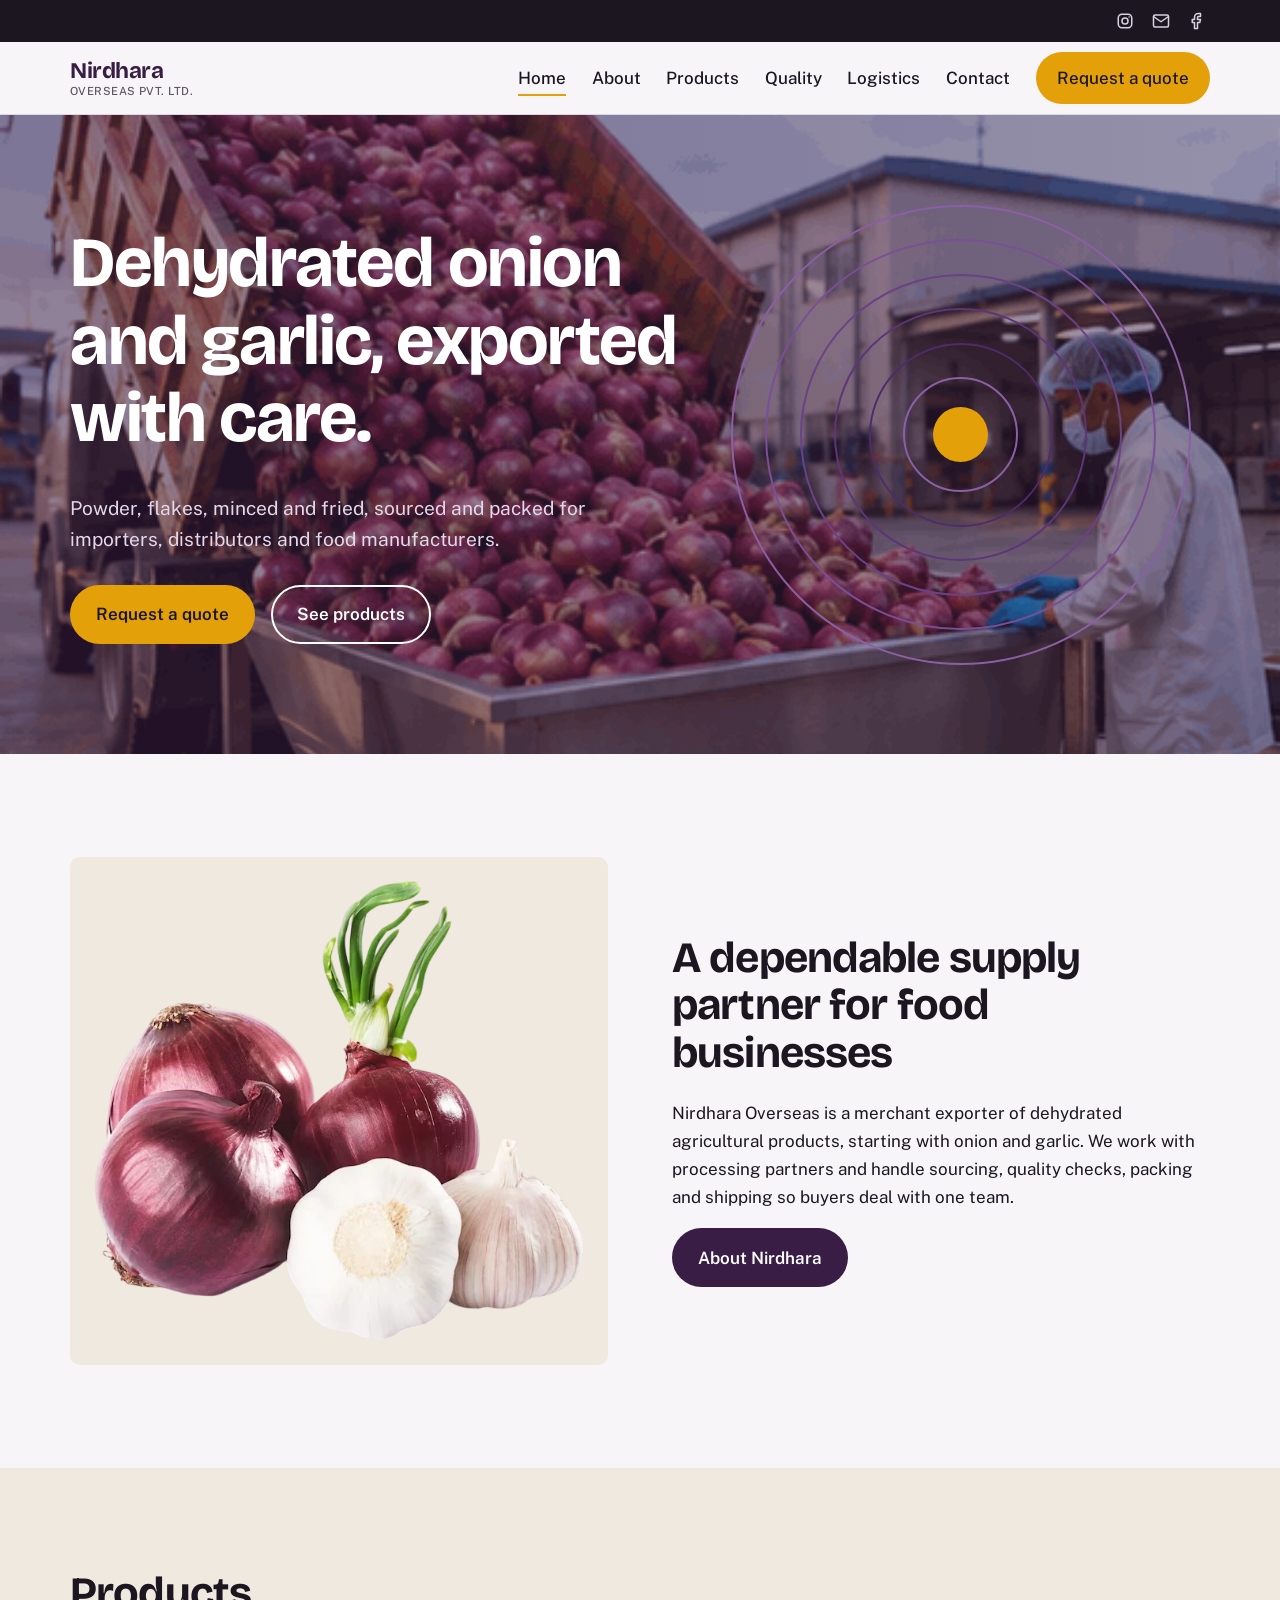
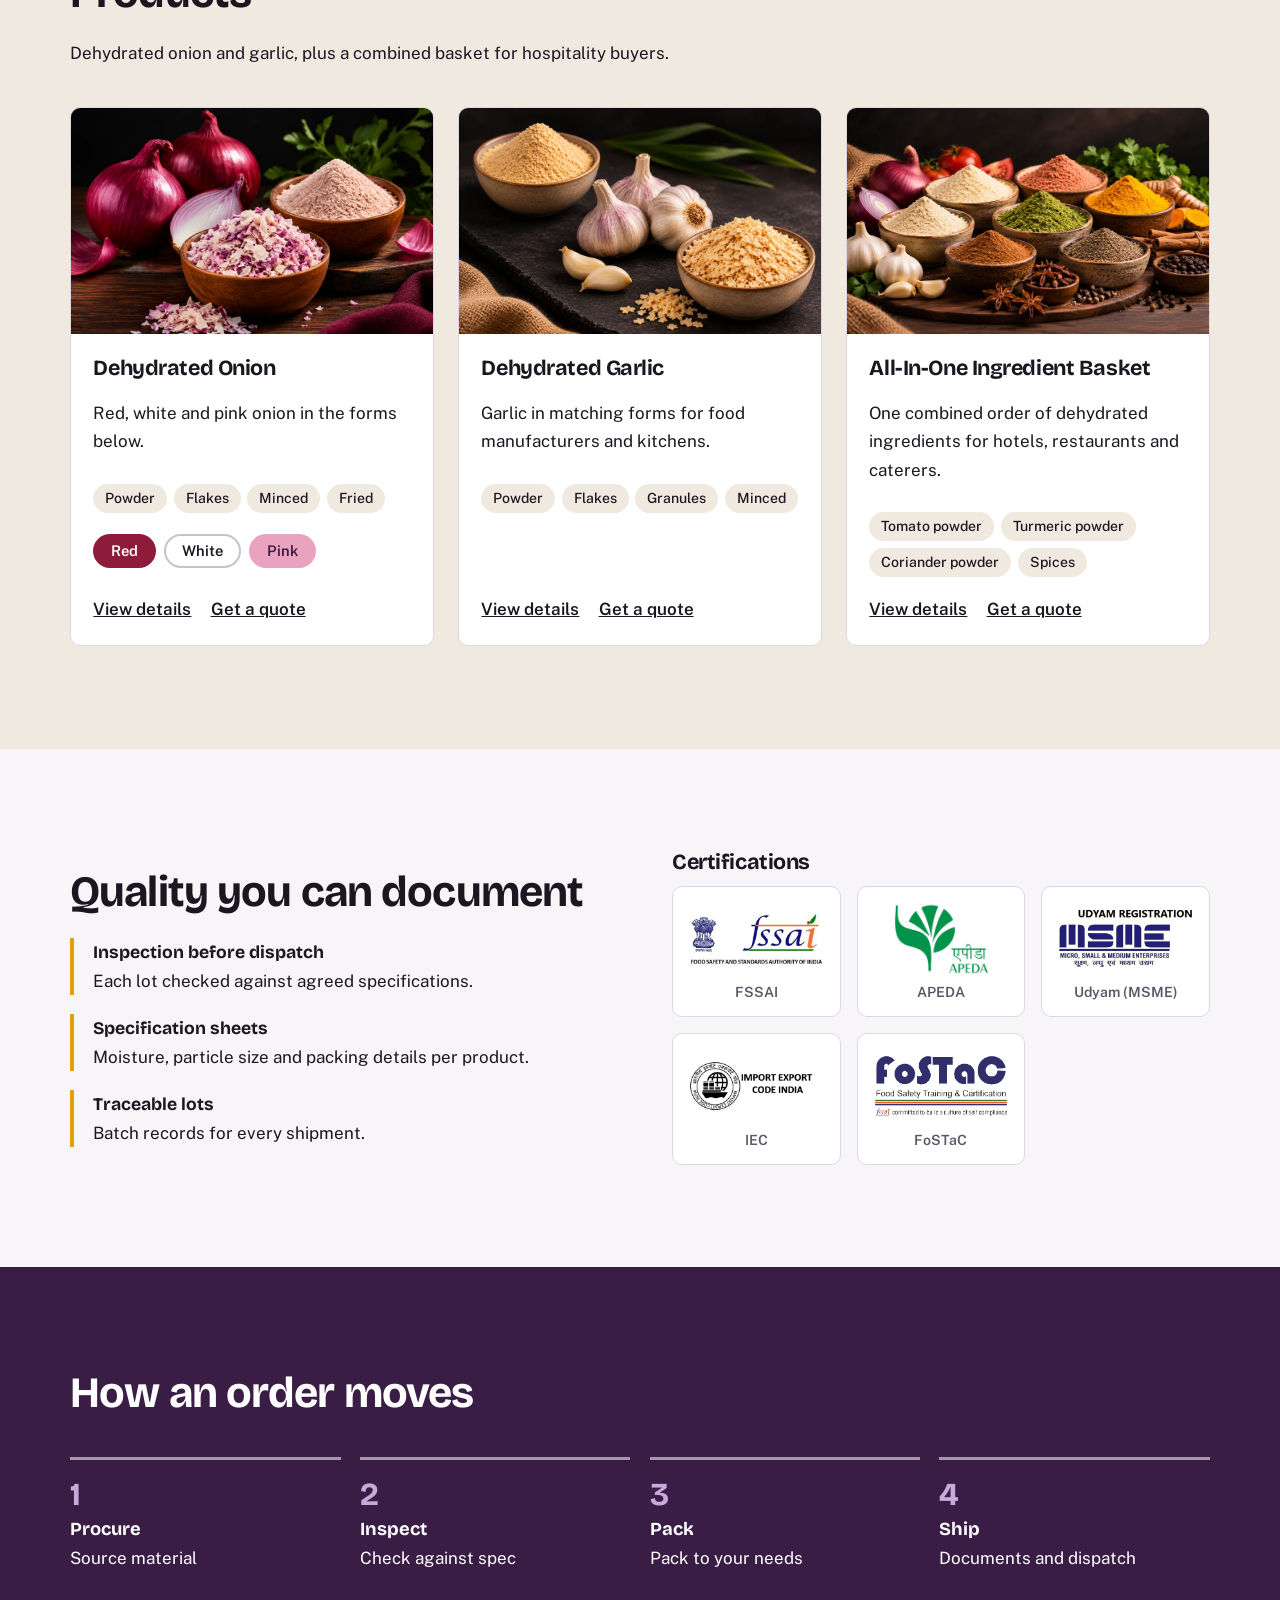
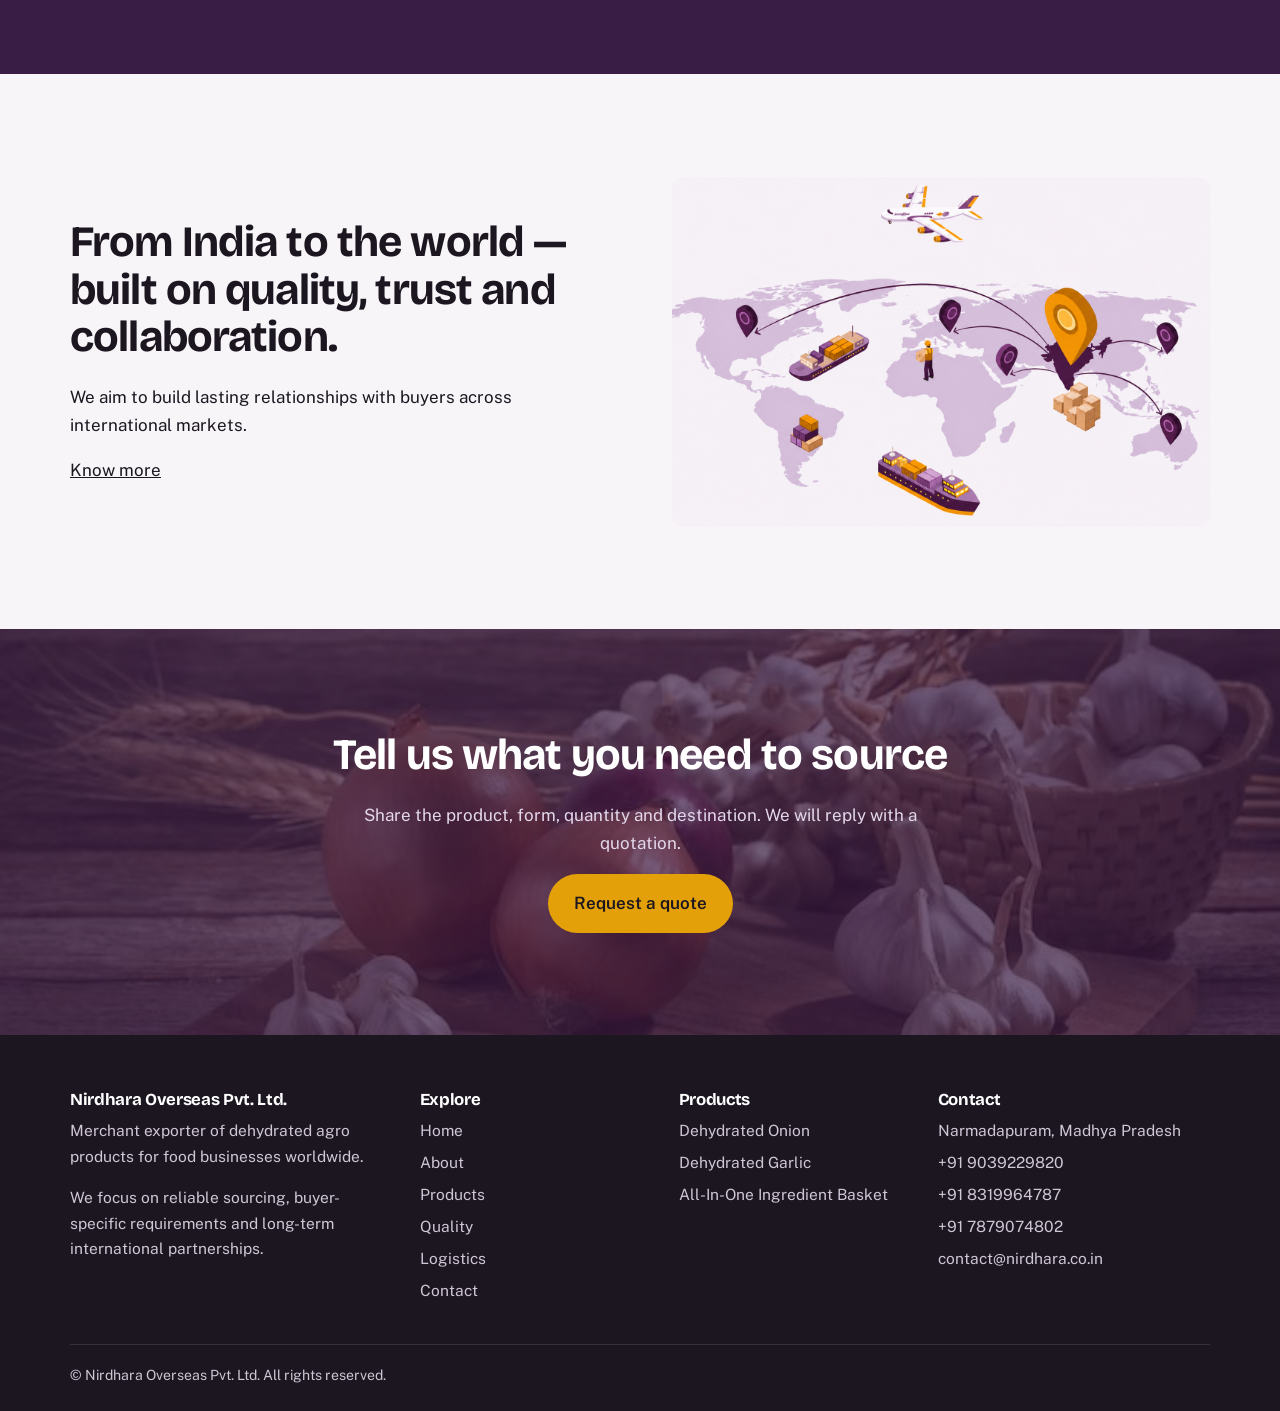
<file: nirdhara/index.html>
<!DOCTYPE html>
<html lang="en">

<head>
  <meta charset="utf-8">
  <meta name="viewport" content="width=device-width,initial-scale=1">
  <title>Nirdhara Overseas | Dehydrated Onion & Garlic Exporter from India</title>
  <meta name="description"
    content="Nirdhara Overseas Pvt. Ltd. exports dehydrated onion and garlic powder, flakes, minced and fried, plus HoReCa ingredient baskets. Request a quotation.">
  <link rel="canonical" href="https://nirdhara.co.in/">
  <meta property="og:type" content="website">
  <meta property="og:site_name" content="Nirdhara Overseas">
  <meta property="og:title" content="Nirdhara Overseas | Dehydrated Onion & Garlic Exporter from India">
  <meta property="og:description"
    content="Nirdhara Overseas Pvt. Ltd. exports dehydrated onion and garlic powder, flakes, minced and fried, plus HoReCa ingredient baskets. Request a quotation.">
  <meta property="og:url" content="https://nirdhara.co.in/">
  <meta name="twitter:card" content="summary">
  <meta name="theme-color" content="#3A1D45">
  <link rel="icon"
    href="data:image/svg+xml,%3Csvg xmlns=%27http://www.w3.org/2000/svg%27 viewBox=%270 0 32 32%27%3E%3Ccircle cx=%2716%27 cy=%2716%27 r=%2715%27 fill=%27%233A1D45%27/%3E%3Ccircle cx=%2716%27 cy=%2716%27 r=%276%27 fill=%27%23E3A008%27/%3E%3C/svg%3E">
  <link rel="preconnect" href="https://fonts.googleapis.com">
  <link rel="preconnect" href="https://fonts.gstatic.com" crossorigin>
  <link
    href="https://fonts.googleapis.com/css2?family=Bricolage+Grotesque:opsz,wght@12..96,500;12..96,700&family=Public+Sans:wght@400;500;600&display=swap"
    rel="stylesheet">
  <link rel="stylesheet" href="assets/css/style.css">
  <script
    type="application/ld+json">{"@context":"https://schema.org","@type":"Organization","name":"Nirdhara Overseas Pvt. Ltd.","description":"Exporter of dehydrated onion and garlic products.","url":"https://nirdhara.co.in/","email":"contact@nirdhara.co.in"}</script>
</head>

<body>
  <div id="site-header"></div>
  <main id="main">
    <section class="hero">
      <div class="wrap">
        <div>
          <h1>Dehydrated onion and garlic, exported with care.</h1>
          <p>Powder, flakes, minced and fried, sourced and packed for importers, distributors and food manufacturers.
          </p>
          <div class="cta"><a class="btn btn-primary" href="contact.html#quote">Request a quote</a><a
              class="btn btn-ghost" href="#products">See products</a></div>
        </div>
        <div class="onion" role="img" aria-label="Cross-section of an onion, drawn as concentric rings">
          <i style="--n:0;--c:#8B5FA3"></i><i style="--n:1;--c:#7A4F95"></i><i style="--n:2;--c:#6A4285"></i><i
            style="--n:3;--c:#5C3676"></i><i style="--n:4;--c:#4E2C68"></i><i style="--n:5;--c:#8B5FA3"></i><b></b>
        </div>
      </div>
    </section>


    <section class="section" id="about">
      <div class="wrap split">
        <div class="imgph photo">
          <picture>
            <source srcset="assets/img/onion-garlic.webp" type="image/webp"><img src="assets/img/onion-garlic.png"
              width="620" height="583" alt="Red onions and garlic bulbs" loading="lazy">
          </picture>
        </div>
        <div>
          <h2>A dependable supply partner for food businesses</h2>
          <p>Nirdhara Overseas is a merchant exporter of dehydrated agricultural products, starting with onion and
            garlic. We work with processing partners and handle sourcing, quality checks, packing and shipping so buyers
            deal with one team.</p>

          <a class="btn btn-dark" href="about.html">About Nirdhara</a>
        </div>
      </div>
    </section>

    <section class="section alt" id="products">
      <div class="wrap">
        <div class="head">
          <h2>Products</h2>
          <p>Dehydrated onion and garlic, plus a combined basket for hospitality buyers.</p>
        </div>
        <div class="grid3" id="product-grid"></div>
      </div>
    </section>

    <section class="section">
      <div class="wrap split">
        <div>
          <h2>Quality you can document</h2>
          <ul class="list">
            <li style="--i:1"><strong>Inspection before dispatch</strong>Each lot checked against agreed specifications.
            </li>
            <li><strong>Specification sheets</strong>Moisture, particle size and packing details per product.</li>
            <li><strong>Traceable lots</strong>Batch records for every shipment.</li>
          </ul>
        </div>
        <div>
          <h3>Certifications</h3>
          <div id="cert-logos" class="logos"></div>
        </div>
      </div>
    </section>

    <section class="section dark">
      <div class="wrap">
        <div class="head">
          <h2>How an order moves</h2>
        </div>
        <ol class="steps">
          <li style="--i:0"><strong>Procure</strong><br>Source material</li>
          <li style="--i:2"><strong>Inspect</strong><br>Check against spec</li>
          <li style="--i:3"><strong>Pack</strong><br>Pack to your needs</li>
          <li style="--i:4"><strong>Ship</strong><br>Documents and dispatch</li>
        </ol>
      </div>
    </section>

    <section class="section">
      <div class="wrap split">
        <div>
          <h2>From India to the world — built on quality, trust and collaboration.</h2>
          <p>We aim to build lasting relationships with buyers across international markets.</p>
          <!-- <h3>From India to the world — built on quality, trust and collaboration.</h3> -->
          <p><span></span></p>
          <a href="export-markets.html">Know more</a>
        </div>
        <div class="map-container">
          <img src="assets/img/company-location.png" alt="Nirdhara Overseas office location" class="location-image"
            loading="lazy">
        </div>
        <!-- <div class="imgph" role="img" aria-label="Map placeholder"><span class="ph">Map: markets served</span></div> -->
      </div>
    </section>

    <section class="section cta-band cta-photo">
      <div class="wrap">
        <h2>Tell us what you need to source</h2>
        <p>Share the product, form, quantity and destination. We will reply with a quotation.</p><a
          class="btn btn-primary" href="contact.html#quote">Request a quote</a>
      </div>
    </section>
  </main>
  <div id="site-footer"></div>
  <script defer src="assets/js/data.js"></script>
  <script defer src="assets/js/main.js"></script>
</body>

</html>
</file>
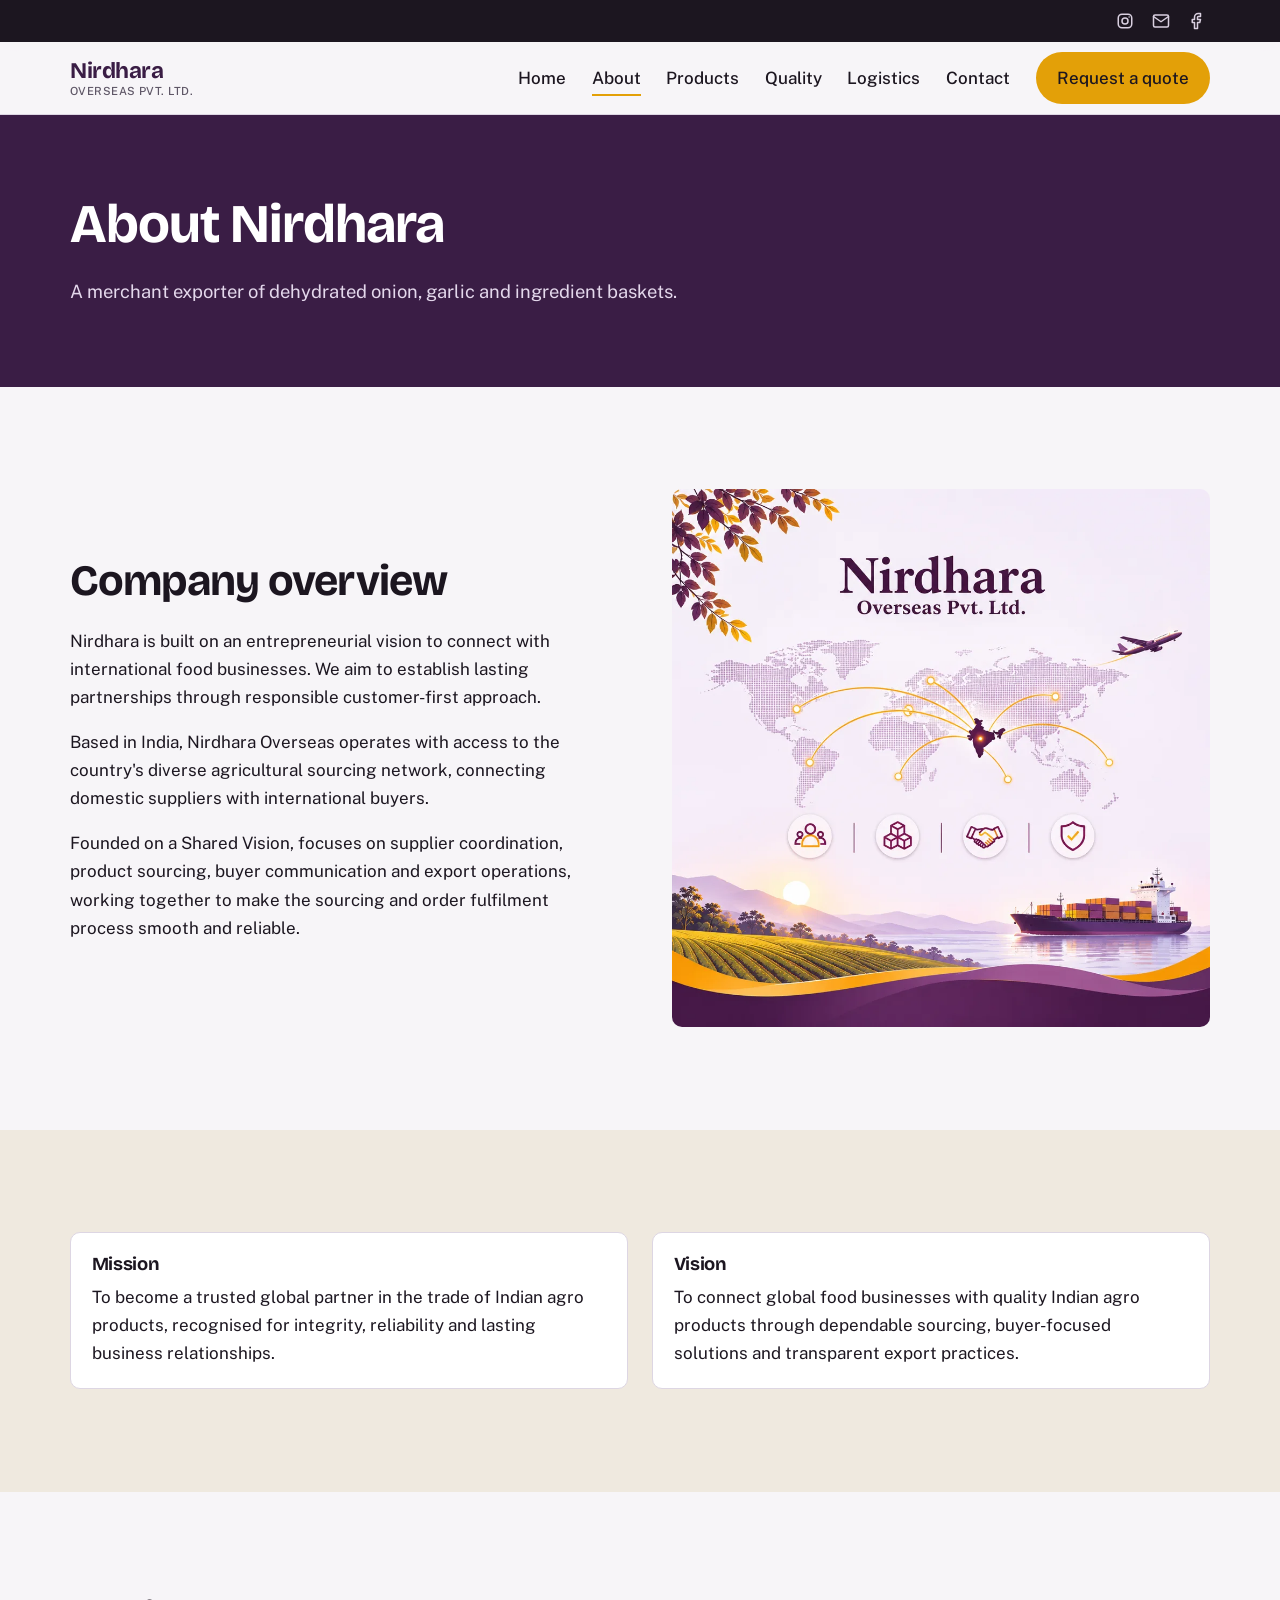
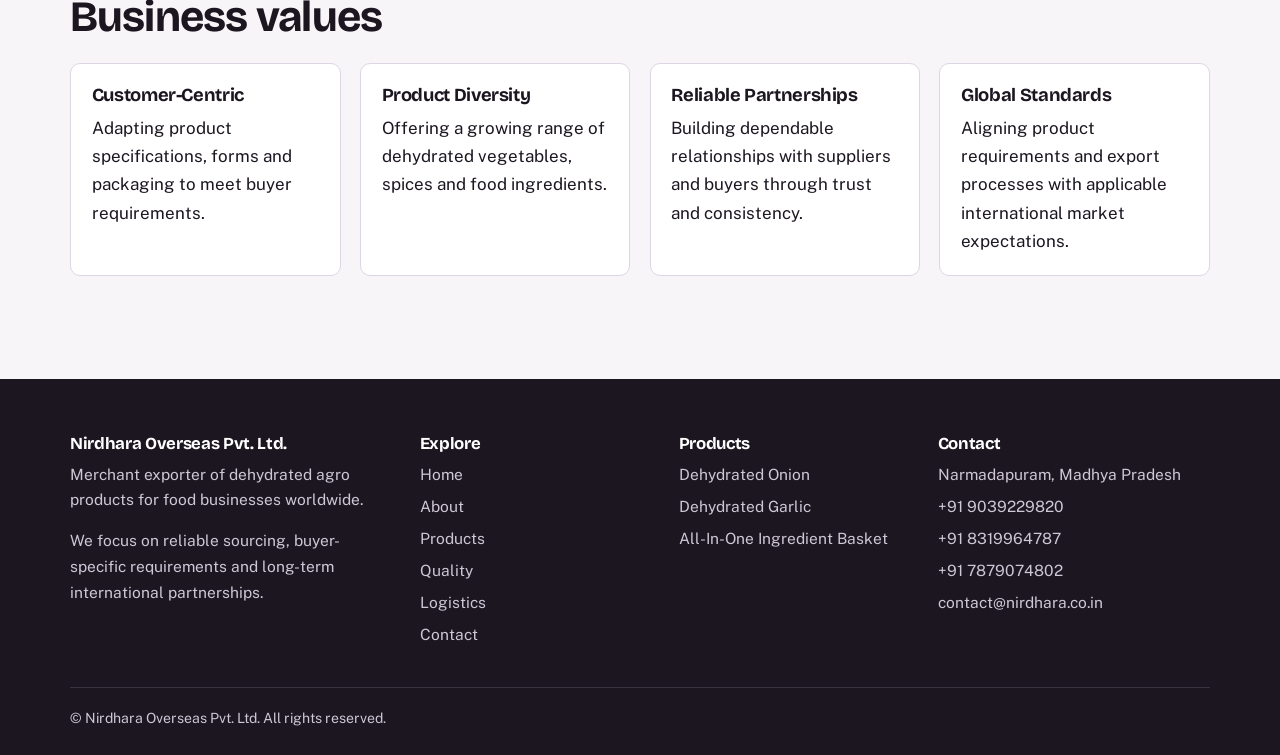
<file: nirdhara/about.html>
<!DOCTYPE html>
<html lang="en">

<head>
    <meta charset="utf-8">
    <meta name="viewport" content="width=device-width,initial-scale=1">
    <title>About Nirdhara | Nirdhara Overseas</title>
    <meta name="description" content="A merchant exporter of dehydrated onion, garlic and ingredient baskets.">
    <link rel="canonical" href="https://nirdhara.co.in/about">
    <meta property="og:type" content="website">
    <meta property="og:site_name" content="Nirdhara Overseas">
    <meta property="og:title" content="About Nirdhara | Nirdhara Overseas">
    <meta property="og:description" content="A merchant exporter of dehydrated onion, garlic and ingredient baskets.">
    <meta property="og:url" content="https://nirdhara.co.in/about">
    <meta name="twitter:card" content="summary">
    <meta name="theme-color" content="#3A1D45">
    <link rel="icon"
        href="data:image/svg+xml,%3Csvg xmlns=%27http://www.w3.org/2000/svg%27 viewBox=%270 0 32 32%27%3E%3Ccircle cx=%2716%27 cy=%2716%27 r=%2715%27 fill=%27%233A1D45%27/%3E%3Ccircle cx=%2716%27 cy=%2716%27 r=%276%27 fill=%27%23E3A008%27/%3E%3C/svg%3E">
    <link rel="preconnect" href="https://fonts.googleapis.com">
    <link rel="preconnect" href="https://fonts.gstatic.com" crossorigin>
    <link
        href="https://fonts.googleapis.com/css2?family=Bricolage+Grotesque:opsz,wght@12..96,500;12..96,700&family=Public+Sans:wght@400;500;600&display=swap"
        rel="stylesheet">
    <link rel="stylesheet" href="assets/css/style.css">
</head>

<body>
    <div id="site-header"></div>
    <main id="main">
        <section class="page-hero">
            <div class="wrap">
                <h1>About Nirdhara</h1>
                <p>A merchant exporter of dehydrated onion, garlic and ingredient baskets.</p>
            </div>
        </section>
        <section class="section">
            <div class="wrap split">
                <div>
                    <h2>Company overview</h2>
                    <p>Nirdhara is built on an entrepreneurial vision to connect with
                        international food businesses. We aim to establish lasting partnerships through responsible
                        customer-first approach.</p>
                    <p>Based in India, Nirdhara Overseas operates with access to the country's diverse agricultural
                        sourcing network, connecting domestic suppliers with international buyers.</p>
                    <p>Founded on a Shared Vision, focuses on supplier coordination, product sourcing, buyer
                        communication and export
                        operations, working together to make the sourcing and order fulfilment process smooth and
                        reliable.</p>
                </div>
                <div class="imgph cover sq"><picture><source srcset="assets/img/about-nirdhara.webp" type="image/webp"><img src="assets/img/about-nirdhara.jpg" width="1000" height="1000" alt="Nirdhara Overseas Pvt. Ltd. illustration: export routes from India across a world map, farmland and a container ship" loading="lazy"></picture></div>
            </div>
        </section>
        <section class="section alt">
            <div class="wrap grid2">
                <div class="tile">
                    <h3>Mission</h3>
                    <p>To become a trusted global partner in the trade of Indian agro products, recognised for
                        integrity, reliability and lasting business relationships.</p>
                </div>
                <div class="tile">
                    <h3>Vision</h3>
                    <p>To connect global food businesses with quality Indian agro products through dependable sourcing,
                        buyer-focused solutions and transparent export practices. </p>
                </div>
            </div>
        </section>
        <section class="section">
            <div class="wrap">
                <!-- <div class="head">
                    <h2>Sourcing</h2>
                    <p><span class="ph">[PLACEHOLDER: raw material regions, farmer or supplier relationships, processing
                            partners, how lots are selected]</span></p>
                </div> -->
                <h2>Business values</h2>
                <div class="grid4">
                    <div class="tile">
                        <h3>Customer-Centric</span></h3>
                        <p>Adapting product specifications, forms and packaging to meet buyer requirements.</p>
                    </div>
                    <div class="tile">
                        <h3>Product Diversity</span></h3>
                        <p>Offering a growing range of dehydrated vegetables, spices and food ingredients.</p>
                    </div>
                    <div class="tile">
                        <h3>Reliable Partnerships</span></h3>
                        <p>Building dependable relationships with suppliers and buyers through trust and consistency.
                        </p>
                    </div>
                    <div class="tile">
                        <h3>Global Standards</span></h3>
                        <p>Aligning product requirements and export processes with applicable international market
                            expectations.</p>
                    </div>
                </div>
            </div>
        </section>
    </main>
    <div id="site-footer"></div>
    <script defer src="assets/js/data.js"></script>
    <script defer src="assets/js/main.js"></script>
</body>

</html>
</file>
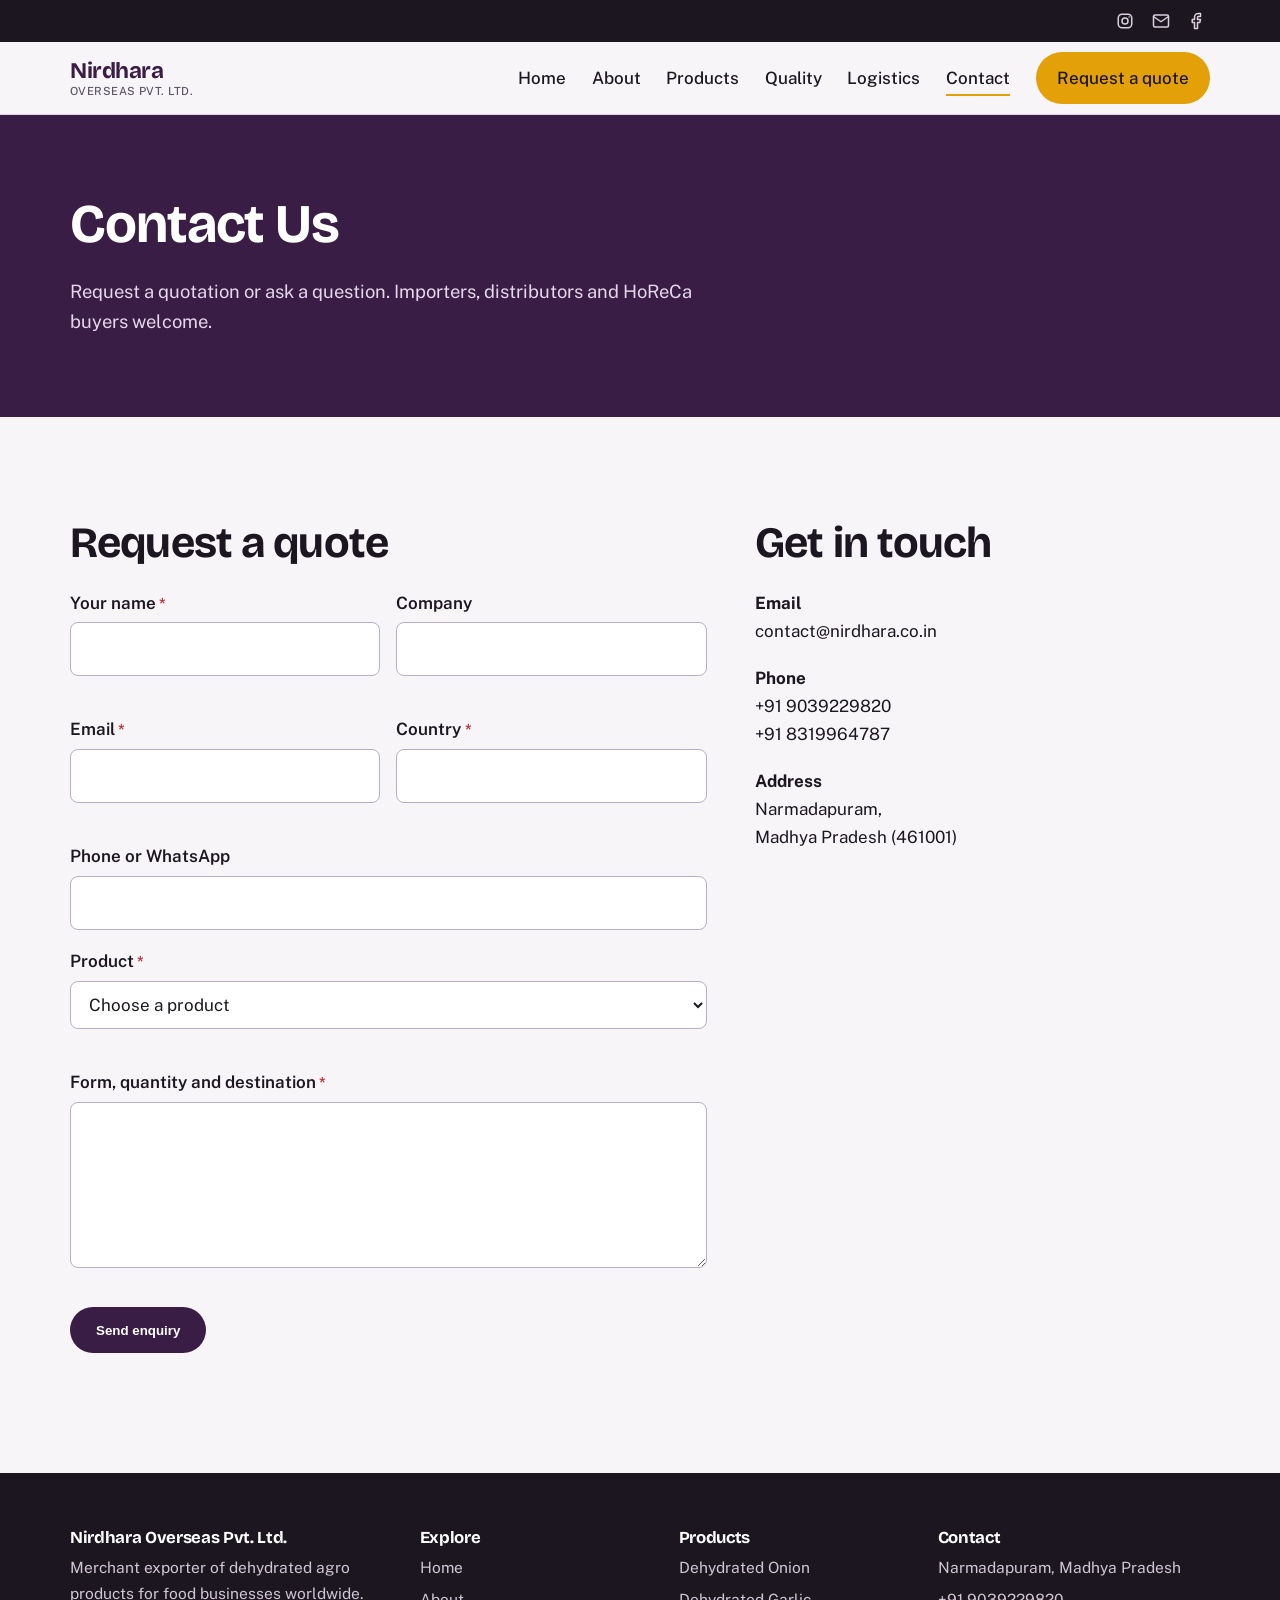
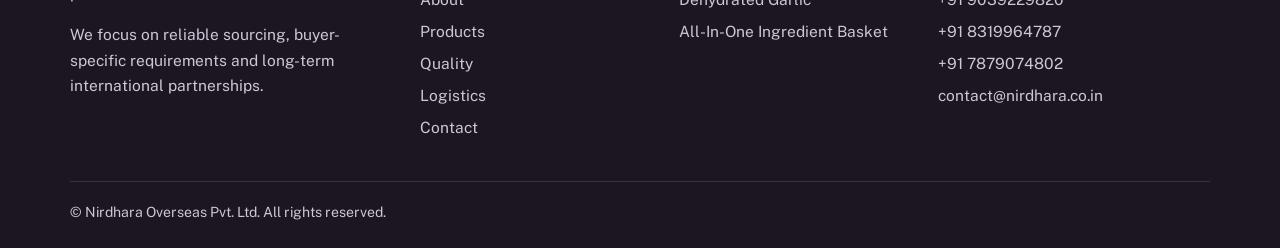
<file: nirdhara/contact.html>
<!DOCTYPE html>
<html lang="en">

<head>
    <meta charset="utf-8">
    <meta name="viewport" content="width=device-width,initial-scale=1">
    <title>Contact Us | Nirdhara Overseas</title>
    <meta name="description"
        content="Request a quotation or ask a question. Importers, distributors and HoReCa buyers welcome.">
    <link rel="canonical" href="https://nirdhara.co.in/contact">
    <meta property="og:type" content="website">
    <meta property="og:site_name" content="Nirdhara Overseas">
    <meta property="og:title" content="Contact Us | Nirdhara Overseas">
    <meta property="og:description"
        content="Request a quotation or ask a question. Importers, distributors and HoReCa buyers welcome.">
    <meta property="og:url" content="https://nirdhara.co.in/contact">
    <meta name="twitter:card" content="summary">
    <meta name="theme-color" content="#3A1D45">
    <link rel="icon"
        href="data:image/svg+xml,%3Csvg xmlns=%27http://www.w3.org/2000/svg%27 viewBox=%270 0 32 32%27%3E%3Ccircle cx=%2716%27 cy=%2716%27 r=%2715%27 fill=%27%233A1D45%27/%3E%3Ccircle cx=%2716%27 cy=%2716%27 r=%276%27 fill=%27%23E3A008%27/%3E%3C/svg%3E">
    <link rel="preconnect" href="https://fonts.googleapis.com">
    <link rel="preconnect" href="https://fonts.gstatic.com" crossorigin>
    <link
        href="https://fonts.googleapis.com/css2?family=Bricolage+Grotesque:opsz,wght@12..96,500;12..96,700&family=Public+Sans:wght@400;500;600&display=swap"
        rel="stylesheet">
    <link rel="stylesheet" href="assets/css/style.css">
</head>

<body>
    <div id="site-header"></div>
    <main id="main">
        <section class="page-hero">
            <div class="wrap">
                <h1>Contact Us</h1>
                <p>Request a quotation or ask a question. Importers, distributors and HoReCa buyers welcome.</p>
            </div>
        </section>
        <section class="section">
            <div class="wrap contact-grid">
                <div id="quote">
                    <h2>Request a quote</h2>
                    <form id="quote-form" novalidate>
                        <div class="hp" aria-hidden="true"><label>Website<input name="website" tabindex="-1"
                                    autocomplete="off"></label></div>
                        <div class="row2">
                            <div class="field"><label for="name">Your name<span class="req"
                                        aria-hidden="true">*</span></label><input id="name" name="name"
                                    autocomplete="name" required>
                                <div class="err" id="name-err"></div>
                            </div>
                            <div class="field"><label for="company">Company</label><input id="company" name="company"
                                    autocomplete="organization">
                                <div class="err" id="company-err"></div>
                            </div>
                        </div>
                        <div class="row2">
                            <div class="field"><label for="email">Email<span class="req"
                                        aria-hidden="true">*</span></label><input id="email" name="email" type="email"
                                    autocomplete="email" required>
                                <div class="err" id="email-err"></div>
                            </div>
                            <div class="field"><label for="country">Country<span class="req"
                                        aria-hidden="true">*</span></label><input id="country" name="country"
                                    autocomplete="country-name" required>
                                <div class="err" id="country-err"></div>
                            </div>
                        </div>
                        <div class="field"><label for="phone">Phone or WhatsApp</label><input id="phone" name="phone"
                                type="tel" autocomplete="tel"></div>
                        <div class="field"><label for="product">Product<span class="req"
                                    aria-hidden="true">*</span></label><select id="product" name="product" required>
                                <option value="">Choose a product</option>
                                <option value="onion">Dehydrated Onion</option>
                                <option value="garlic">Dehydrated Garlic</option>
                                <option value="horeca">All-in-one Ingredient Basket</option>
                                <option value="custom">List what you need</option>
                            </select>
                            <div class="err" id="product-err"></div>
                        </div>
                        <div class="field" id="need-field" hidden><label for="need">What do you need?<span class="req"
                                    aria-hidden="true">*</span></label><textarea id="need" name="need" rows="3"
                                placeholder="Tell us the product(s) you need"></textarea>
                            <div class="err" id="need-err"></div>
                        </div>
                        <div class="field"><label for="message">Form, quantity and destination<span class="req"
                                    aria-hidden="true">*</span></label><textarea id="message" name="message" rows="5"
                                required></textarea>
                            <div class="err" id="message-err"></div>
                        </div>
                        <button class="btn btn-dark" type="submit">Send enquiry</button>
                        <p id="form-status" role="status" style="margin-top:1rem"></p>
                    </form>
                </div>
                <aside class="stack">
                    <h2>Get in touch</h2>
                    <p><strong>Email</strong><br>contact@nirdhara.co.in</p>
                    <p><strong>Phone</strong><br>+91 9039229820 <br> +91 8319964787</p>
                    <p><strong>Address</strong><br>Narmadapuram, <br> Madhya Pradesh (461001)</p>
                </aside>
            </div>
        </section>
    </main>
    <div id="site-footer"></div>
    <script defer src="assets/js/data.js"></script>
    <script defer src="assets/js/main.js"></script>
    <script defer src="assets/js/forms.js"></script>
</body>

</html>
</file>
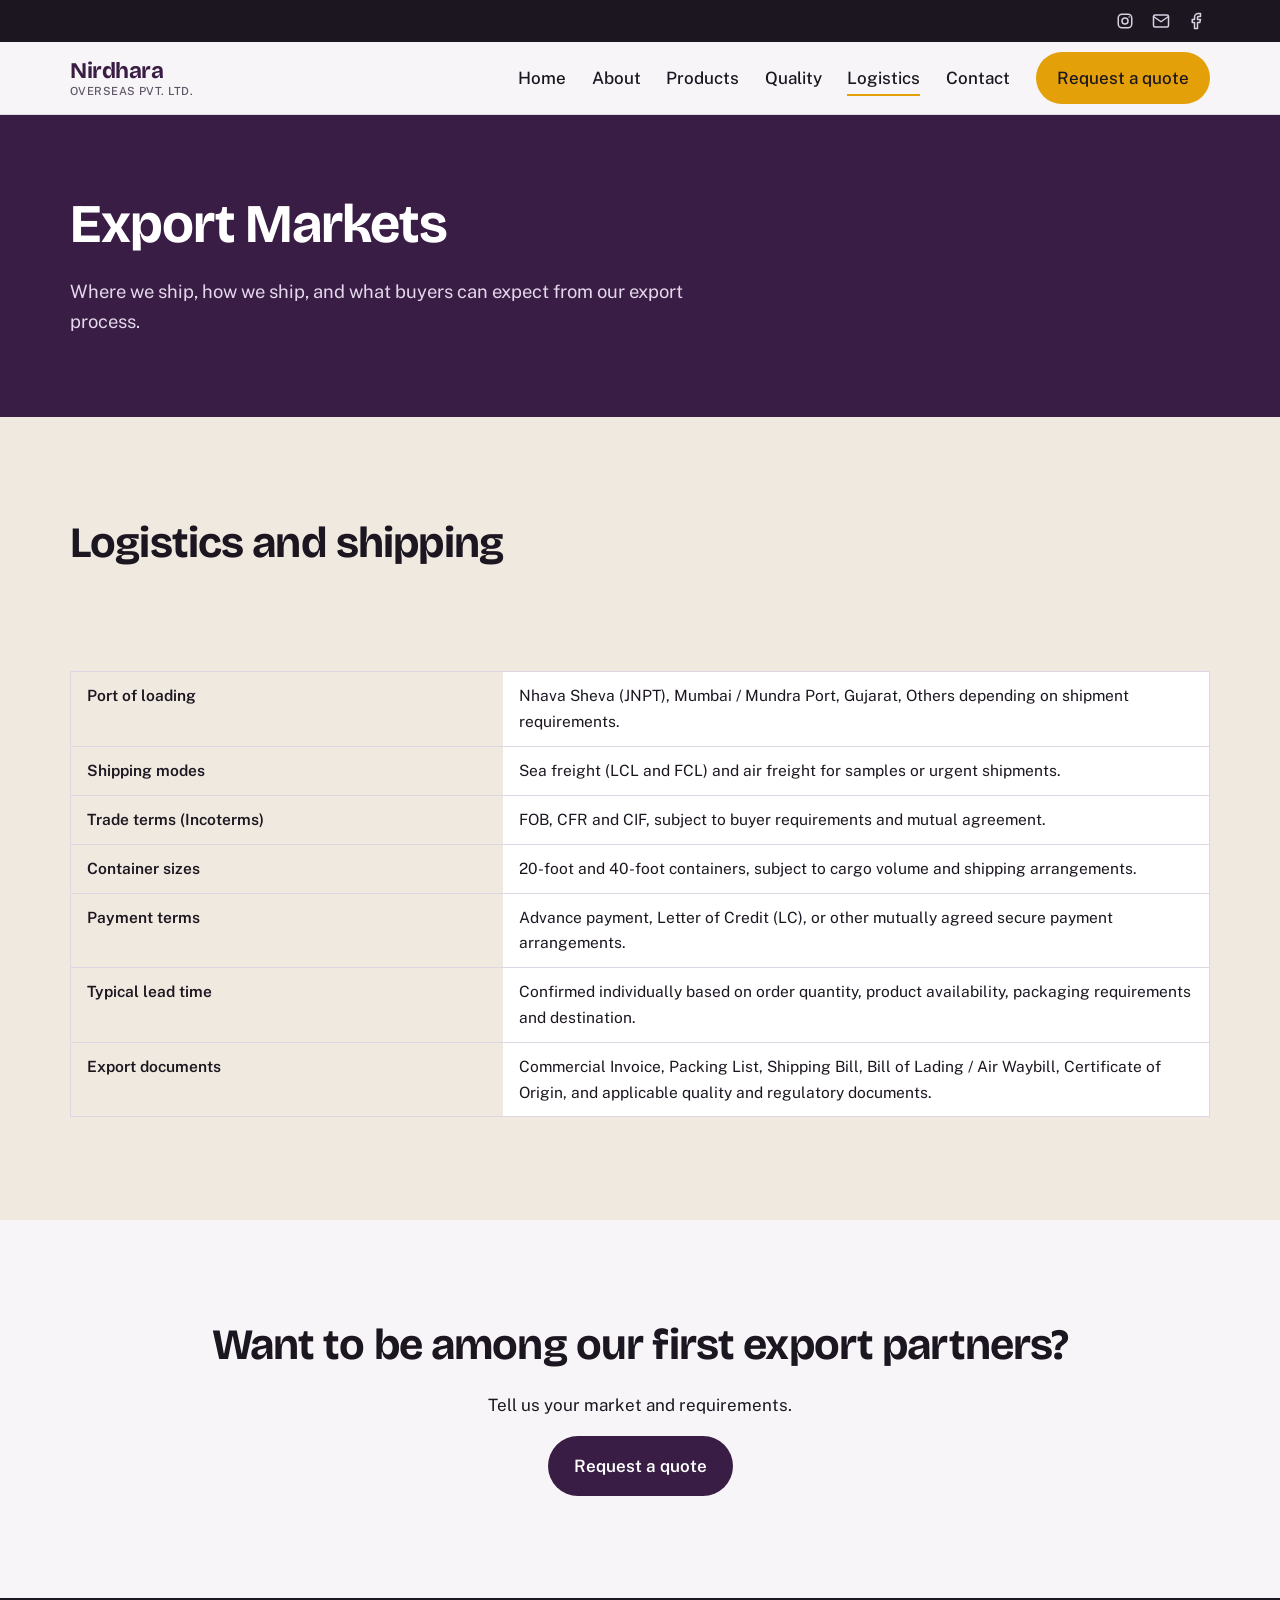
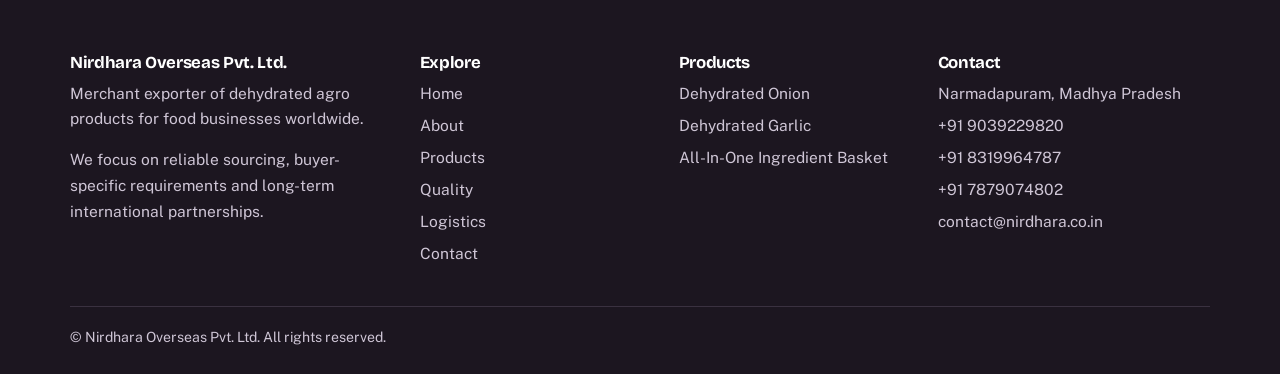
<file: nirdhara/export-markets.html>
<!DOCTYPE html>
<html lang="en">

<head>
    <meta charset="utf-8">
    <meta name="viewport" content="width=device-width,initial-scale=1">
    <title>Export Markets | Nirdhara Overseas</title>
    <meta name="description" content="Where we ship, how we ship, and what buyers can expect from our export process.">
    <link rel="canonical" href="https://nirdhara.co.in/export-markets">
    <meta property="og:type" content="website">
    <meta property="og:site_name" content="Nirdhara Overseas">
    <meta property="og:title" content="Export Markets | Nirdhara Overseas">
    <meta property="og:description"
        content="Where we ship, how we ship, and what buyers can expect from our export process.">
    <meta property="og:url" content="https://nirdhara.co.in/export-markets">
    <meta name="twitter:card" content="summary">
    <meta name="theme-color" content="#3A1D45">
    <link rel="icon"
        href="data:image/svg+xml,%3Csvg xmlns=%27http://www.w3.org/2000/svg%27 viewBox=%270 0 32 32%27%3E%3Ccircle cx=%2716%27 cy=%2716%27 r=%2715%27 fill=%27%233A1D45%27/%3E%3Ccircle cx=%2716%27 cy=%2716%27 r=%276%27 fill=%27%23E3A008%27/%3E%3C/svg%3E">
    <link rel="preconnect" href="https://fonts.googleapis.com">
    <link rel="preconnect" href="https://fonts.gstatic.com" crossorigin>
    <link
        href="https://fonts.googleapis.com/css2?family=Bricolage+Grotesque:opsz,wght@12..96,500;12..96,700&family=Public+Sans:wght@400;500;600&display=swap"
        rel="stylesheet">
    <link rel="stylesheet" href="assets/css/style.css">
</head>

<body>
    <div id="site-header"></div>
    <main id="main">
        <section class="page-hero">
            <div class="wrap">
                <h1>Export Markets</h1>
                <p>Where we ship, how we ship, and what buyers can expect from our export process.</p>
            </div>
        </section>
        <!-- COUNTRIES WE SERVE: hidden for now. To show it again, delete this comment's opening and closing markers.
<section class="section">
            <div class="wrap">
                <div class="head">
                    <h2>Countries we serve</h2>
                    <p>We are building our buyer network. Add each market below as shipments are completed.</p>
                </div>
                <div class="grid4">
                    <div class="tile">
                        <h3><span class="ph">[Country]</span></h3>
                        <p><span class="ph">[Region or notes]</span></p>
                    </div>
                    <div class="tile">
                        <h3><span class="ph">[Country]</span></h3>
                        <p><span class="ph">[Region or notes]</span></p>
                    </div>
                    <div class="tile">
                        <h3><span class="ph">[Country]</span></h3>
                        <p><span class="ph">[Region or notes]</span></p>
                    </div>
                    <div class="tile">
                        <h3><span class="ph">[Country]</span></h3>
                        <p><span class="ph">[Region or notes]</span></p>
                    </div>
                </div>
            </div>
        </section>
-->
        <section class="section alt">
            <div class="wrap">
                <h2>Logistics and shipping</h2>
                <table class="spec">
                    <tbody>
                        <tr>
                            <th scope="row">Port of loading</th>
                            <td>Nhava Sheva (JNPT), Mumbai / Mundra Port, Gujarat, Others depending on shipment requirements.</td>
                        </tr>
                        <tr>
                            <th scope="row">Shipping modes</th>
                            <td>Sea freight (LCL and FCL) and air freight for samples or urgent shipments.</td>
                        </tr>
                        <tr>
                            <th scope="row">Trade terms (Incoterms)</th>
                            <td>FOB, CFR and CIF, subject to buyer requirements and mutual agreement.</td>
                        </tr>
                         <tr>
                            <th scope="row">Container sizes</th>
                            <td>20-foot and 40-foot containers, subject to cargo volume and shipping arrangements.</td>
                        </tr>
                        <tr>
                            <th scope="row">Payment terms</th>
                            <td>Advance payment, Letter of Credit (LC), or other mutually agreed secure payment arrangements.</td>
                        </tr>
                        <tr>
                            <th scope="row">Typical lead time</th>
                            <td>Confirmed individually based on order quantity, product availability, packaging requirements and destination.</td>
                            </tr>
                        <tr>
                            <th scope="row">Export documents</th>
                            <td>Commercial Invoice, Packing List, Shipping Bill, Bill of Lading / Air Waybill, Certificate of Origin, and applicable quality and regulatory documents.</td>
                        </tr>
                    </tbody>
                </table>
            </div>
        </section>
        <section class="section cta-band">
            <div class="wrap">
                <h2>Want to be among our first export partners?</h2>
                <p>Tell us your market and requirements.</p><a class="btn btn-dark" href="contact.html#quote">Request a
                    quote</a>
            </div>
        </section>
    </main>
    <div id="site-footer"></div>
    <script defer src="assets/js/data.js"></script>
    <script defer src="assets/js/main.js"></script>
</body>

</html>
</file>
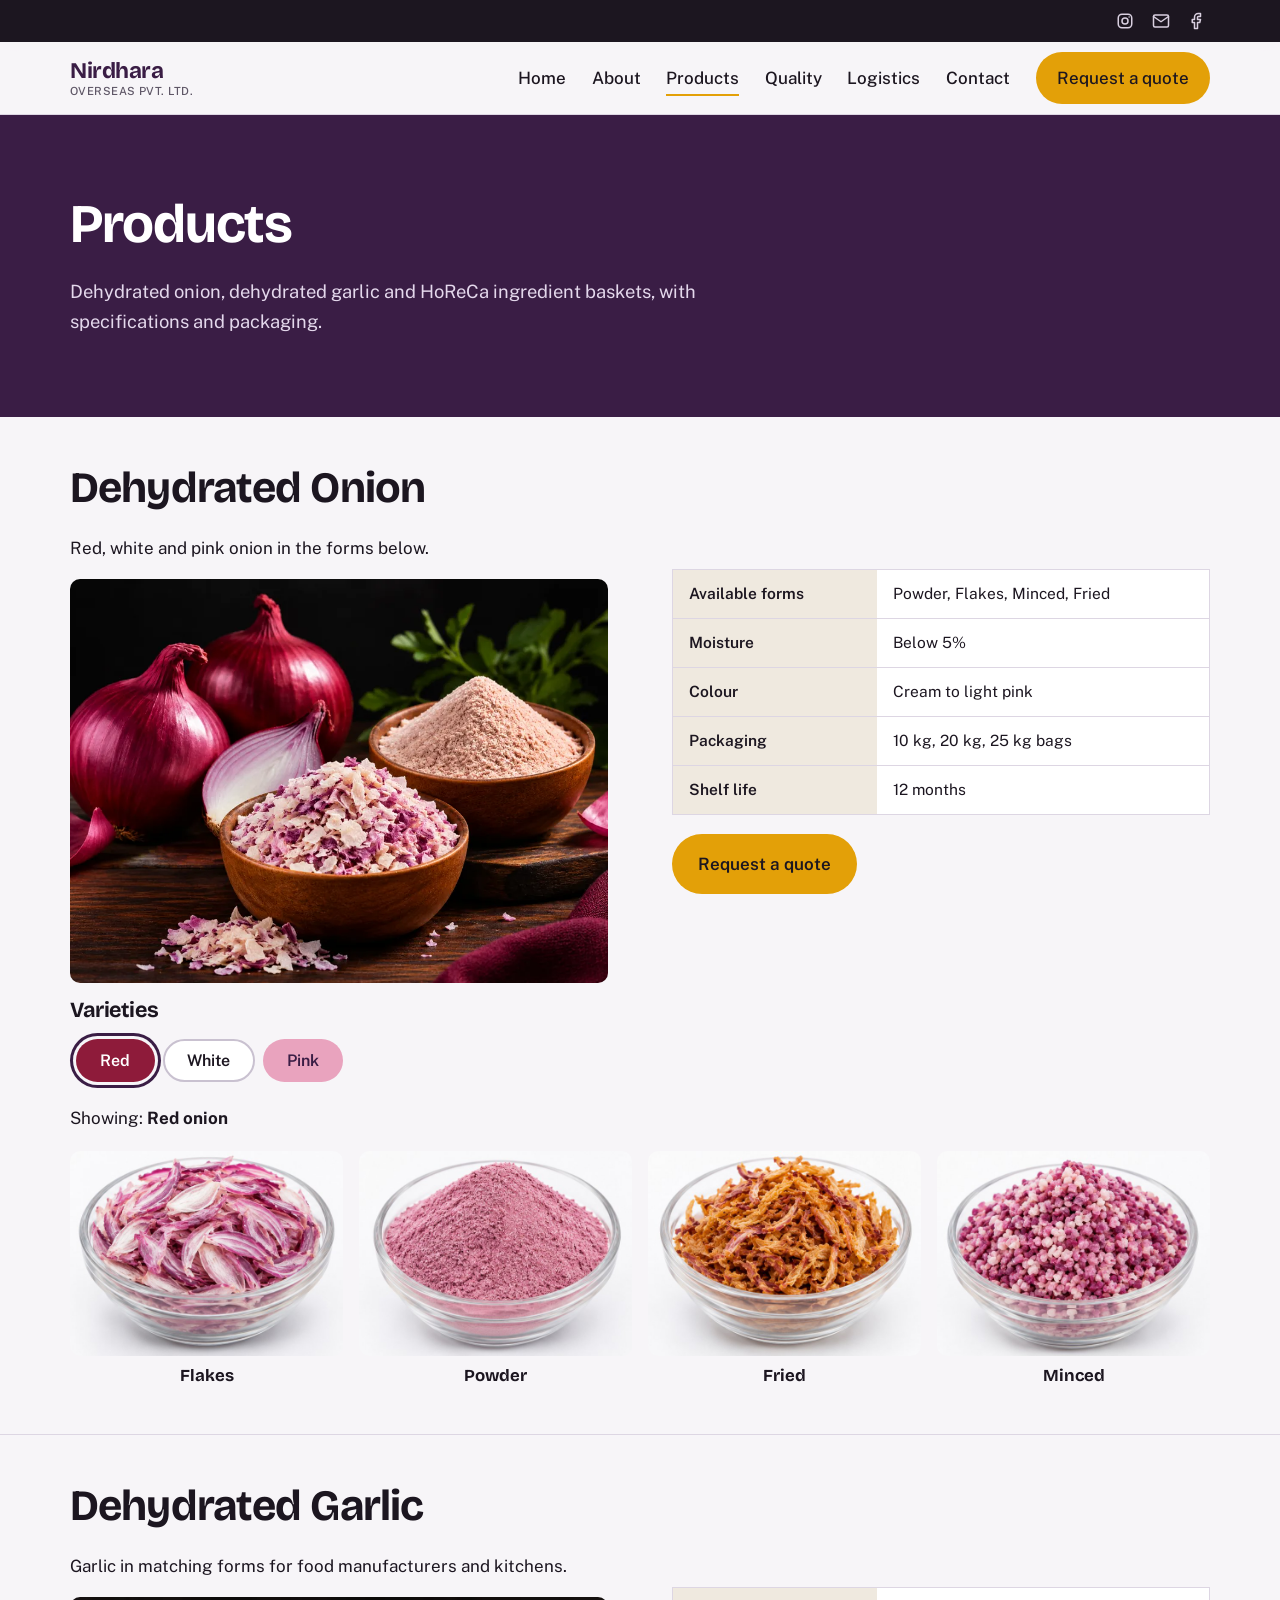
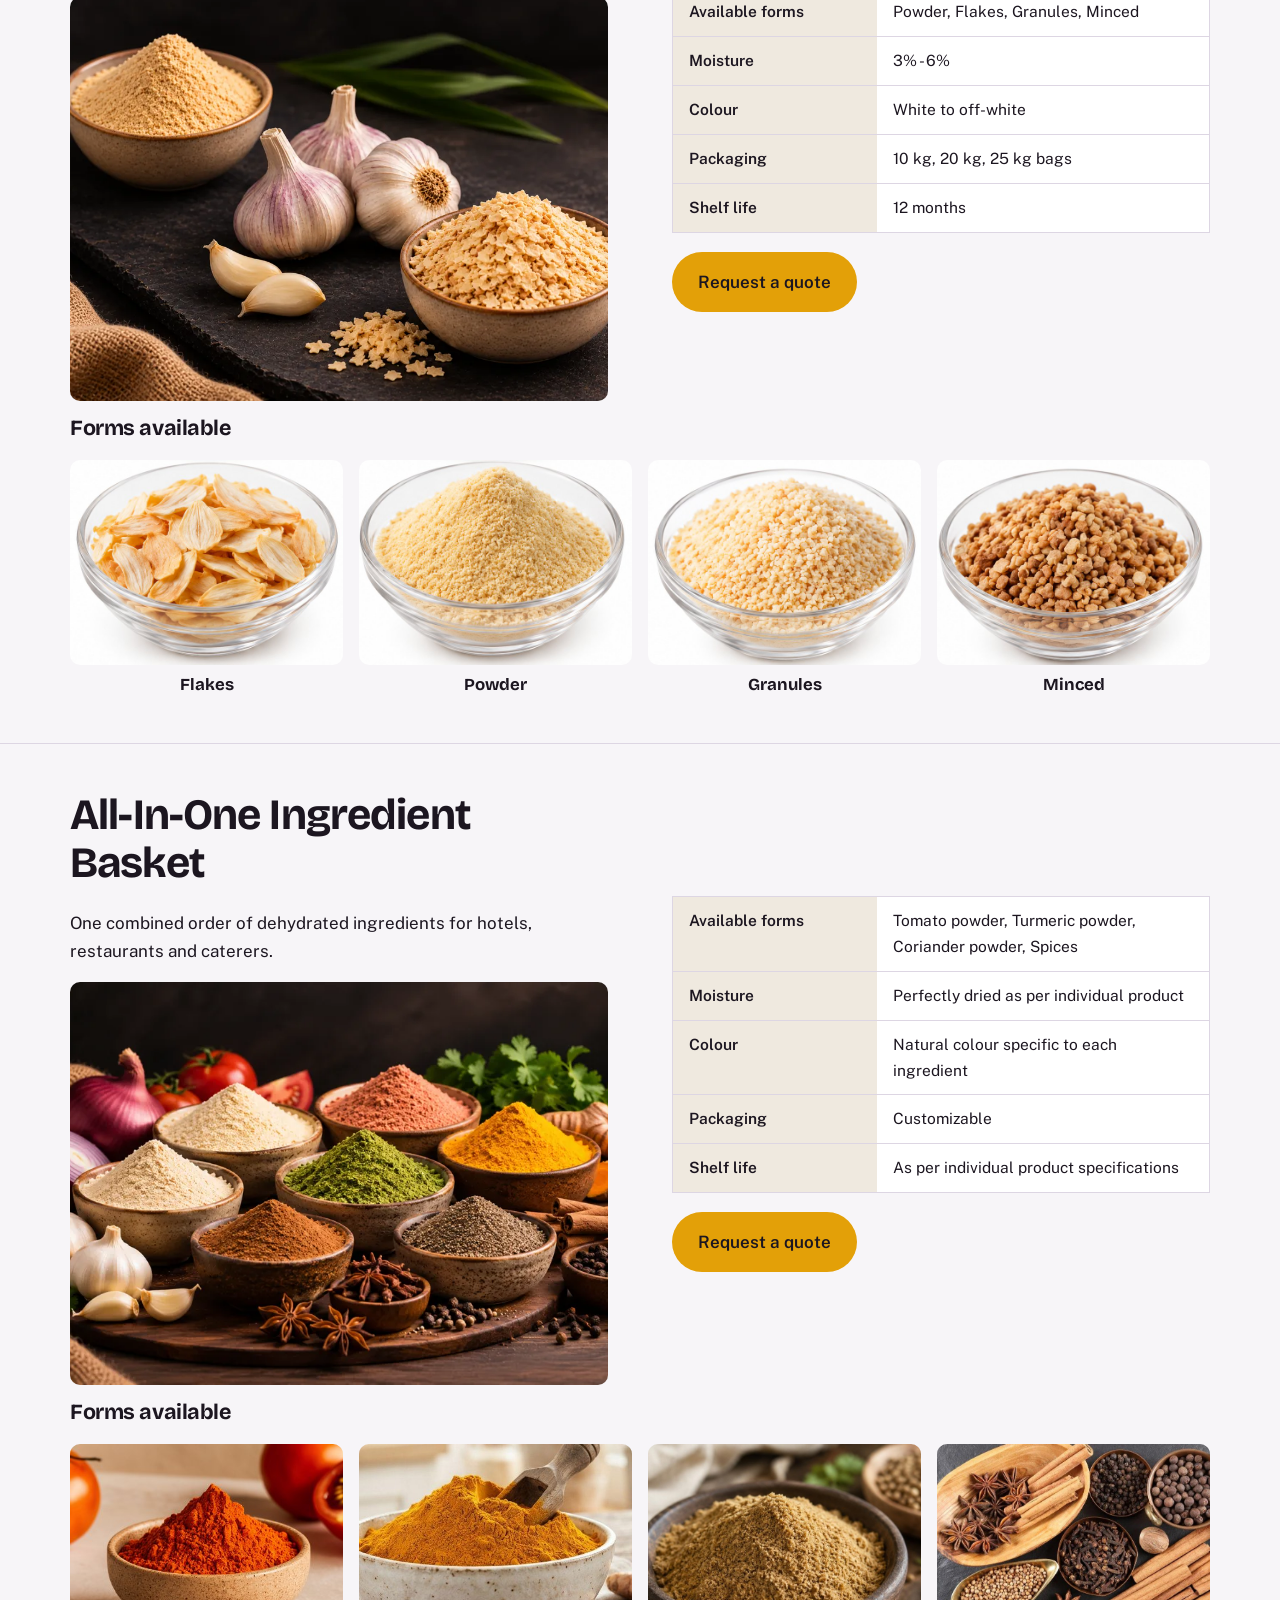
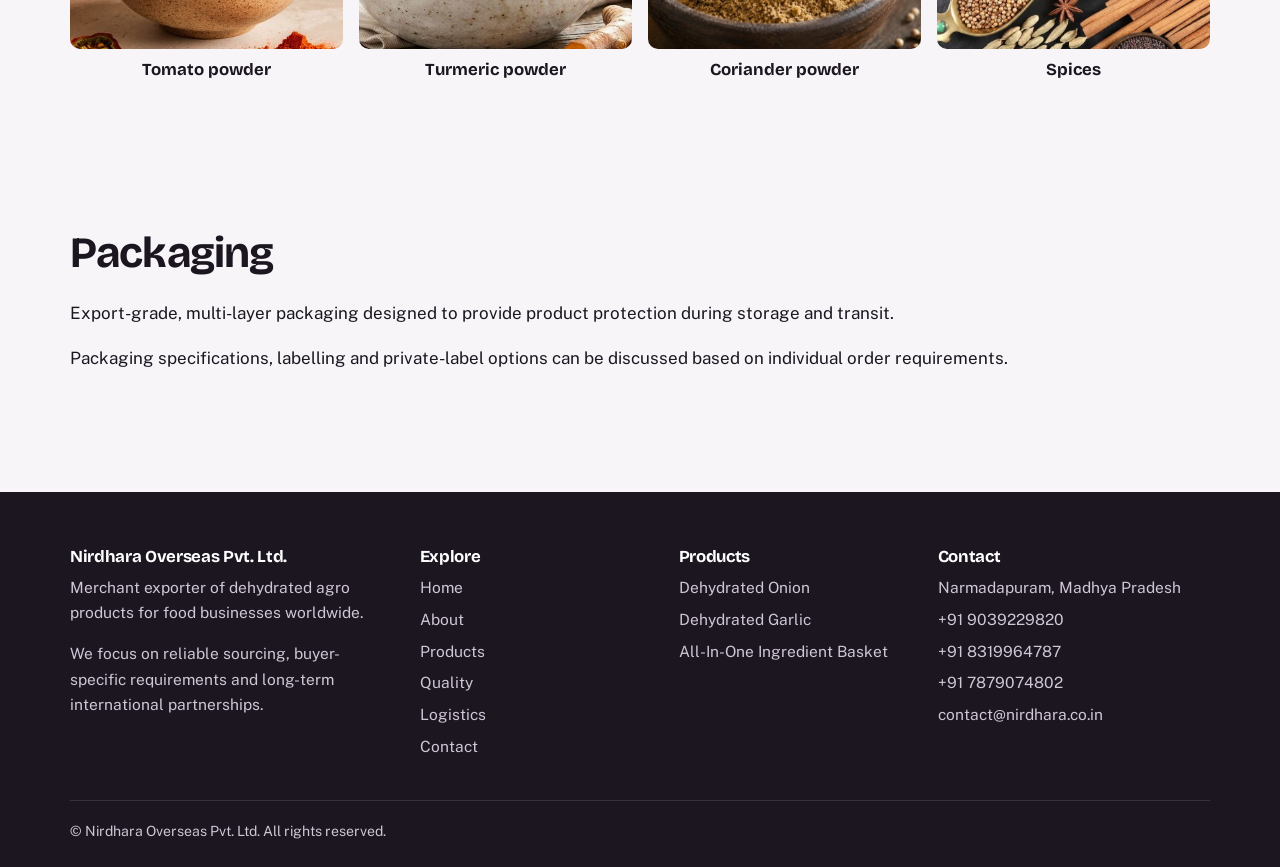
<file: nirdhara/products.html>
<!DOCTYPE html>
<html lang="en">

<head>
    <meta charset="utf-8">
    <meta name="viewport" content="width=device-width,initial-scale=1">
    <title>Products | Nirdhara Overseas</title>
    <meta name="description"
        content="Dehydrated onion, dehydrated garlic and HoReCa ingredient baskets, with specifications and packaging.">
    <link rel="canonical" href="https://nirdhara.co.in/products">
    <meta property="og:type" content="website">
    <meta property="og:site_name" content="Nirdhara Overseas">
    <meta property="og:title" content="Products | Nirdhara Overseas">
    <meta property="og:description"
        content="Dehydrated onion, dehydrated garlic and HoReCa ingredient baskets, with specifications and packaging.">
    <meta property="og:url" content="https://nirdhara.co.in/products">
    <meta name="twitter:card" content="summary">
    <meta name="theme-color" content="#3A1D45">
    <link rel="icon"
        href="data:image/svg+xml,%3Csvg xmlns=%27http://www.w3.org/2000/svg%27 viewBox=%270 0 32 32%27%3E%3Ccircle cx=%2716%27 cy=%2716%27 r=%2715%27 fill=%27%233A1D45%27/%3E%3Ccircle cx=%2716%27 cy=%2716%27 r=%276%27 fill=%27%23E3A008%27/%3E%3C/svg%3E">
    <link rel="preconnect" href="https://fonts.googleapis.com">
    <link rel="preconnect" href="https://fonts.gstatic.com" crossorigin>
    <link
        href="https://fonts.googleapis.com/css2?family=Bricolage+Grotesque:opsz,wght@12..96,500;12..96,700&family=Public+Sans:wght@400;500;600&display=swap"
        rel="stylesheet">
    <link rel="stylesheet" href="assets/css/style.css">
</head>

<body>
    <div id="site-header"></div>
    <main id="main">
        <section class="page-hero">
            <div class="wrap">
                <h1>Products</h1>
                <p>Dehydrated onion, dehydrated garlic and HoReCa ingredient baskets, with specifications and packaging.
                </p>
            </div>
        </section>
        <!-- <section class="section alt">
            <div class="wrap">
                <p>Specification values are being finalised. Ask us for a specification sheet or a sample for any
                    product.</p>
            </div>
        </section> -->
        <!-- <div id="product-detail"></div>
        <section class="section">
            <div class="wrap">
                <h2>Packaging</h2>
                <p>Export-grade, multi-layer packaging designed to provide product protection during storage and
                    transit.</p>
                <p>Packaging specifications, labelling and private-label options can be discussed based on individual
                    order requirements.</p>
            </div>
        </section> -->
        <div id="product-detail"></div>

        <section class="section packaging-section">
            <div class="wrap">
                <h2>Packaging</h2>
                <p>Export-grade, multi-layer packaging designed to provide product protection during storage and
                    transit.</p>
                <p>Packaging specifications, labelling and private-label options can be discussed based on individual
                    order requirements.</p>
            </div>
        </section>
    </main>
    <div id="site-footer"></div>
    <script defer src="assets/js/data.js"></script>
    <script defer src="assets/js/main.js"></script>
    <script defer src="assets/js/products.js"></script>
</body>

</html>
</file>
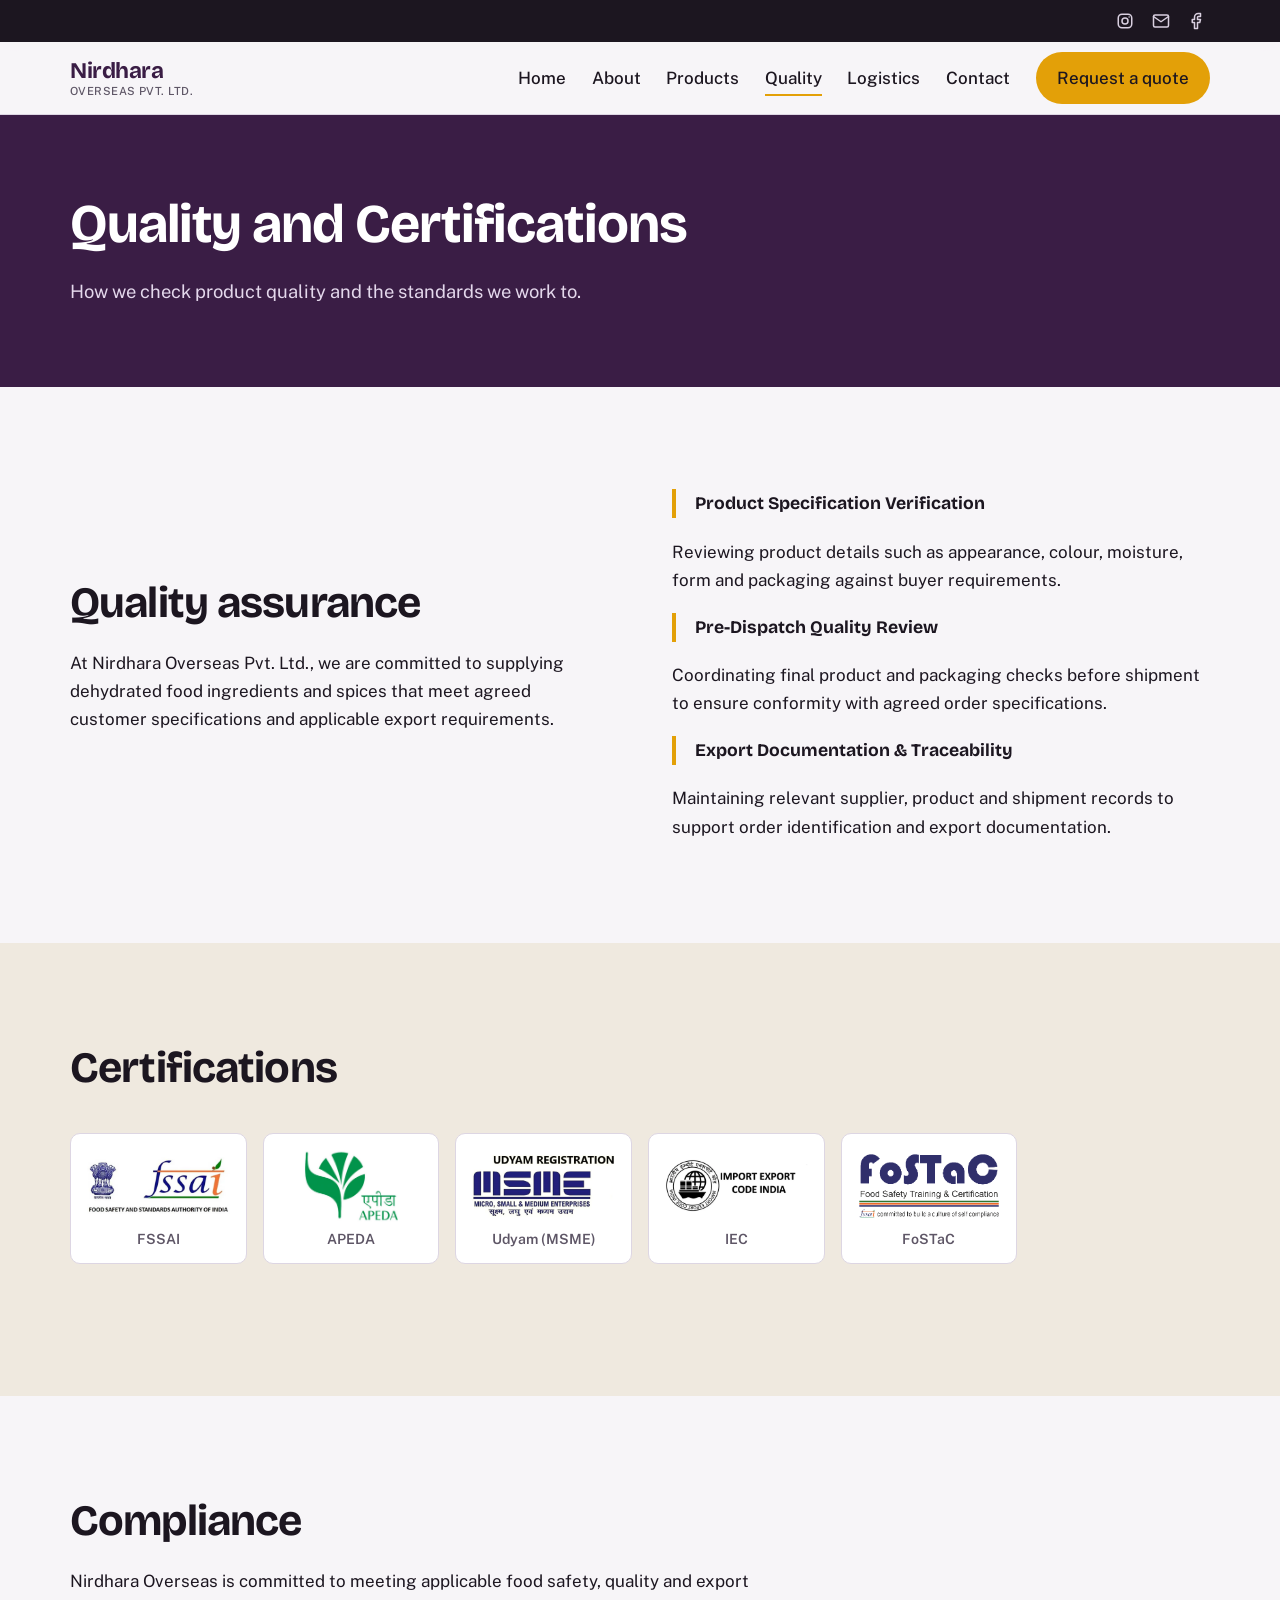
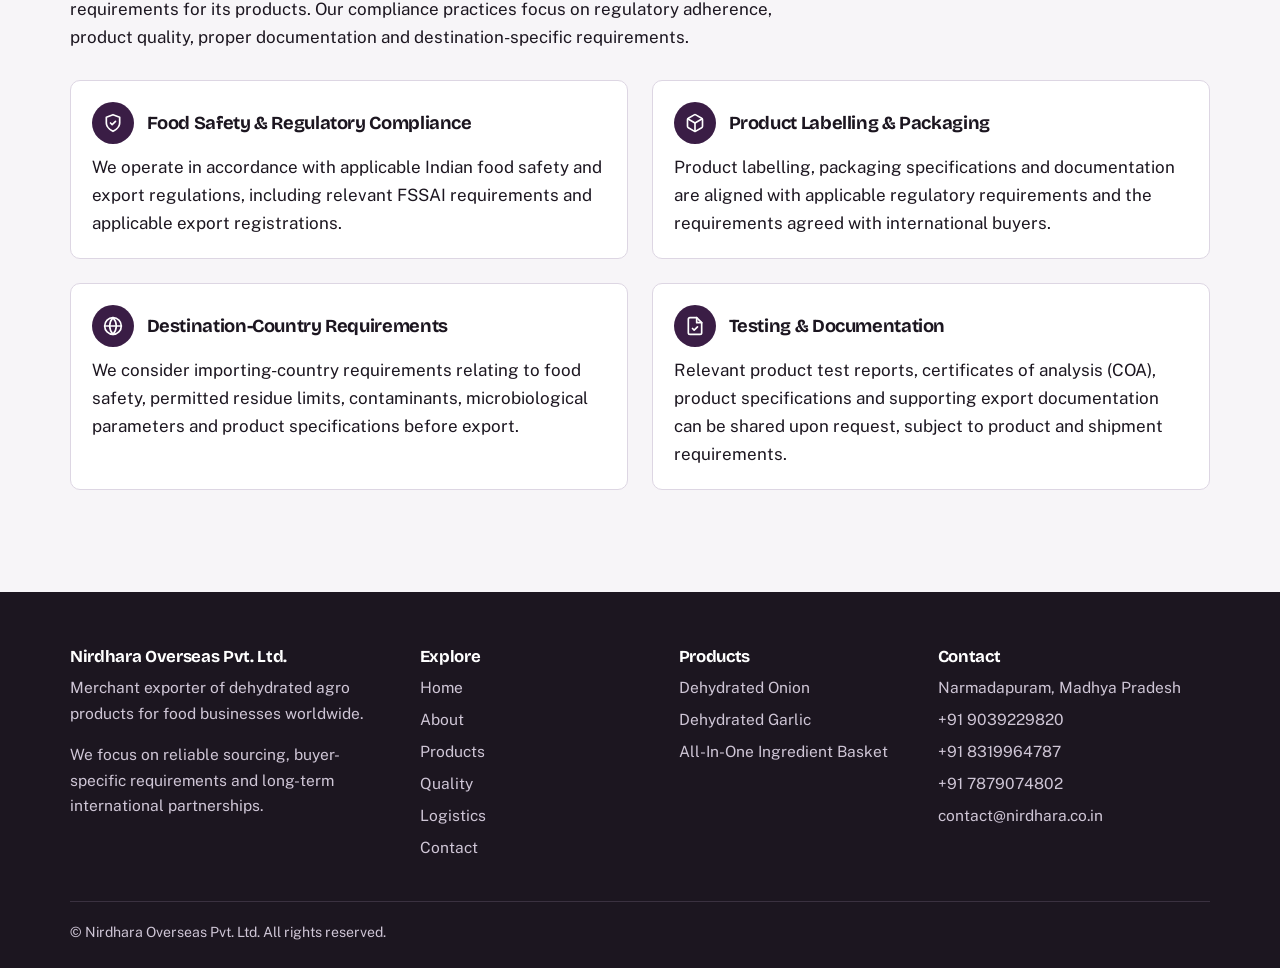
<file: nirdhara/quality.html>
<!DOCTYPE html>
<html lang="en">

<head>
    <meta charset="utf-8">
    <meta name="viewport" content="width=device-width,initial-scale=1">
    <title>Quality and Certifications | Nirdhara Overseas</title>
    <meta name="description" content="How we check product quality and the standards we work to.">
    <link rel="canonical" href="https://nirdhara.co.in/quality">
    <meta property="og:type" content="website">
    <meta property="og:site_name" content="Nirdhara Overseas">
    <meta property="og:title" content="Quality and Certifications | Nirdhara Overseas">
    <meta property="og:description" content="How we check product quality and the standards we work to.">
    <meta property="og:url" content="https://nirdhara.co.in/quality">
    <meta name="twitter:card" content="summary">
    <meta name="theme-color" content="#3A1D45">
    <link rel="icon"
        href="data:image/svg+xml,%3Csvg xmlns=%27http://www.w3.org/2000/svg%27 viewBox=%270 0 32 32%27%3E%3Ccircle cx=%2716%27 cy=%2716%27 r=%2715%27 fill=%27%233A1D45%27/%3E%3Ccircle cx=%2716%27 cy=%2716%27 r=%276%27 fill=%27%23E3A008%27/%3E%3C/svg%3E">
    <link rel="preconnect" href="https://fonts.googleapis.com">
    <link rel="preconnect" href="https://fonts.gstatic.com" crossorigin>
    <link
        href="https://fonts.googleapis.com/css2?family=Bricolage+Grotesque:opsz,wght@12..96,500;12..96,700&family=Public+Sans:wght@400;500;600&display=swap"
        rel="stylesheet">
    <link rel="stylesheet" href="assets/css/style.css">
</head>

<body>
    <div id="site-header"></div>
    <main id="main">
        <section class="page-hero">
            <div class="wrap">
                <h1>Quality and Certifications</h1>
                <p>How we check product quality and the standards we work to.</p>
            </div>
        </section>
        <section class="section">
            <div class="wrap split">
                <div>
                    <h2>Quality assurance</h2>
                    <p><span>At Nirdhara Overseas Pvt. Ltd., we are committed to supplying dehydrated food ingredients
                            and spices that meet agreed customer specifications and applicable export
                            requirements.</span></p>
                </div>
                <ul class="list">
                    <li><strong>Product Specification Verification</strong></li><span>Reviewing product details such as
                        appearance, colour, moisture, form and packaging against buyer requirements.</span></li>
                    <li><strong>Pre-Dispatch Quality Review</strong></li>
                    </li><span>Coordinating final product and packaging checks before shipment to ensure conformity with
                        agreed order specifications.</span></li>
                    <li><strong>Export Documentation & Traceability</strong></li>
                    </li><span>Maintaining relevant supplier, product and shipment records to support order
                        identification and export documentation.</span></li>
                </ul>
            </div>
        </section>
        <section class="section alt">
            <div class="wrap">
                <div class="head">
                    <h2>Certifications</h2>
                    <!-- <p>Only certificates we hold will be shown here. Add each logo, name and number once issued.</p> -->
                </div>
                <div id="cert-logos" class="logos"></div>
                <div id="cert-details" class="cert-details"></div>
            </div>
        </section>
        <section class="section">
            <div class="wrap">
                <h2>Compliance</h2>
                <p class="lead">Nirdhara Overseas is committed to meeting applicable food safety, quality and export requirements for its products. Our compliance practices focus on regulatory adherence, product quality, proper documentation and destination-specific requirements.</p>
                <div class="grid2 compliance">
                    <article class="tile ctile"><h3><span class="ticon"><svg viewBox="0 0 24 24" fill="none" stroke="currentColor" stroke-width="2" stroke-linecap="round" stroke-linejoin="round" aria-hidden="true"><path d="M12 22s8-4 8-10V5l-8-3-8 3v7c0 6 8 10 8 10z"/><path d="m9 12 2 2 4-4"/></svg></span>Food Safety &amp; Regulatory Compliance</h3><p>We operate in accordance with applicable Indian food safety and export regulations, including relevant FSSAI requirements and applicable export registrations.</p></article>
                    <article class="tile ctile"><h3><span class="ticon"><svg viewBox="0 0 24 24" fill="none" stroke="currentColor" stroke-width="2" stroke-linecap="round" stroke-linejoin="round" aria-hidden="true"><path d="M21 16V8a2 2 0 0 0-1-1.73l-7-4a2 2 0 0 0-2 0l-7 4A2 2 0 0 0 3 8v8a2 2 0 0 0 1 1.73l7 4a2 2 0 0 0 2 0l7-4A2 2 0 0 0 21 16z"/><polyline points="3.27 6.96 12 12.01 20.73 6.96"/><line x1="12" y1="22.08" x2="12" y2="12"/></svg></span>Product Labelling &amp; Packaging</h3><p>Product labelling, packaging specifications and documentation are aligned with applicable regulatory requirements and the requirements agreed with international buyers.</p></article>
                    <article class="tile ctile"><h3><span class="ticon"><svg viewBox="0 0 24 24" fill="none" stroke="currentColor" stroke-width="2" stroke-linecap="round" stroke-linejoin="round" aria-hidden="true"><circle cx="12" cy="12" r="10"/><line x1="2" y1="12" x2="22" y2="12"/><path d="M12 2a15.3 15.3 0 0 1 4 10 15.3 15.3 0 0 1-4 10 15.3 15.3 0 0 1-4-10 15.3 15.3 0 0 1 4-10z"/></svg></span>Destination-Country Requirements</h3><p>We consider importing-country requirements relating to food safety, permitted residue limits, contaminants, microbiological parameters and product specifications before export.</p></article>
                    <article class="tile ctile"><h3><span class="ticon"><svg viewBox="0 0 24 24" fill="none" stroke="currentColor" stroke-width="2" stroke-linecap="round" stroke-linejoin="round" aria-hidden="true"><path d="M14 2H6a2 2 0 0 0-2 2v16a2 2 0 0 0 2 2h12a2 2 0 0 0 2-2V8z"/><polyline points="14 2 14 8 20 8"/><path d="m9 15 2 2 4-4"/></svg></span>Testing &amp; Documentation</h3><p>Relevant product test reports, certificates of analysis (COA), product specifications and supporting export documentation can be shared upon request, subject to product and shipment requirements.</p></article>
                </div>
            </div>
        </section>
    </main>
    <div id="site-footer"></div>
    <script defer src="assets/js/data.js"></script>
    <script defer src="assets/js/main.js"></script>
</body>

</html>
</file>
<file: nirdhara/assets/css/style.css>
/* Nirdhara Overseas — design tokens */
:root {
    --plum: #3A1D45;
    --plum-2: #55306A;
    --plum-3: #8B5FA3;
    --turmeric: #E3A008;
    --turmeric-d: #8A5F00;
    --paper: #F7F5F8;
    --bone: #EFE9DF;
    --ink: #1C1620;
    --muted: #5E5666;
    --line: #DDD6E3;
    --display: 'Bricolage Grotesque', 'Trebuchet MS', system-ui, sans-serif;
    --body: 'Public Sans', system-ui, sans-serif;
    --w: 1180px;
    --r: 10px;
}

*,
*::before,
*::after {
    box-sizing: border-box
}

html {
    scroll-behavior: smooth
}

body {
    margin: 0;
    font: 400 1.0625rem/1.65 var(--body);
    color: var(--ink);
    background: var(--paper)
}

img {
    max-width: 100%;
    display: block
}

h1,
h2,
h3 {
    font-family: var(--display);
    line-height: 1.1;
    margin: 0 0 .5em;
    letter-spacing: -.02em;
    font-weight: 700
}

h1 {
    font-size: clamp(2.4rem, 5.5vw, 4.4rem)
}

h2 {
    font-size: clamp(1.8rem, 3.4vw, 2.7rem)
}

h3 {
    font-size: 1.35rem
}

p {
    margin: 0 0 1em;
    max-width: 62ch
}

a {
    color: inherit
}

:focus-visible {
    outline: 3px solid var(--turmeric);
    outline-offset: 3px
}

.wrap {
    max-width: var(--w);
    margin: 0 auto;
    padding: 0 1.25rem
}

.section {
    padding: clamp(3.5rem, 8vw, 6.5rem) 0
}

.section.alt {
    background: var(--bone)
}

.section.dark {
    background: var(--plum);
    color: #fff
}

/* .section.dark p {
    color: #E4D8EC
} */

.skip {
    position: absolute;
    left: -999px;
    top: 0;
    background: var(--turmeric);
    color: var(--ink);
    padding: .6rem 1rem;
    z-index: 99
}

.skip:focus {
    left: 0
}

.ph {
    border: 1.5px dashed var(--turmeric-d);
    background: #FFF6DD;
    color: #5B3F00;
    border-radius: 6px;
    padding: .1rem .5rem;
    font-size: .85em
}

.btn {
    display: inline-block;
    padding: .85rem 1.5rem;
    border-radius: 999px;
    font-weight: 600;
    text-decoration: none;
    border: 2px solid transparent;
    transition: transform .2s, background .2s
}

.btn:hover {
    transform: translateY(-2px)
}

.btn-primary {
    background: var(--turmeric);
    color: var(--ink)
}

.btn-primary:hover {
    background: #F0B01F
}

.btn-ghost {
    border-color: currentColor
}

.btn-dark {
    background: var(--plum);
    color: #fff
}

.topbar {
    background: var(--ink);
    color: #D9D0E0;
    font-size: .875rem
}

.topbar .wrap {
    display: flex;
    gap: 1.5rem;
    justify-content: flex-end;
    padding-top: .45rem;
    padding-bottom: .45rem;
    flex-wrap: wrap
}

.topbar a {
    text-decoration: none
}

.site-header {
    position: sticky;
    top: 0;
    z-index: 50;
    background: rgba(247, 245, 248, .94);
    backdrop-filter: blur(8px);
    border-bottom: 1px solid var(--line)
}

.site-header .wrap {
    display: flex;
    align-items: center;
    justify-content: space-between;
    gap: 1rem;
    min-height: 72px
}

.brand {
    font: 700 1.4rem var(--display);
    text-decoration: none;
    color: var(--plum);
    letter-spacing: -.02em
}

.brand small {
    display: block;
    font: 500 .7rem var(--body);
    color: var(--muted);
    letter-spacing: .04em
}

.nav ul {
    display: flex;
    gap: 1.6rem;
    list-style: none;
    margin: 0;
    padding: 0;
    align-items: center
}

.nav a {
    text-decoration: none;
    font-weight: 500;
    padding: .4rem 0;
    border-bottom: 2px solid transparent
}

.nav a:hover,
.nav a[aria-current=page] {
    border-color: var(--turmeric)
}

.nav .btn {
    padding: .6rem 1.2rem
}

.menu-btn {
    display: none;
    background: none;
    border: 2px solid var(--plum);
    border-radius: 8px;
    padding: .45rem .8rem;
    font: 600 .95rem var(--body);
    color: var(--plum)
}

@media(max-width:900px) {
    .menu-btn {
        display: block
    }

    .nav {
        display: none;
        position: absolute;
        left: 0;
        right: 0;
        top: 100%;
        background: var(--paper);
        border-bottom: 1px solid var(--line);
        padding: 1rem 1.25rem 1.5rem
    }

    .nav.open {
        display: block
    }

    .nav ul {
        flex-direction: column;
        align-items: flex-start;
        gap: .6rem
    }
}

.hero {
    background: var(--plum);
    color: #fff;
    overflow: hidden
}

.hero .wrap {
    display: grid;
    grid-template-columns: 1.1fr .9fr;
    gap: 2rem;
    align-items: center;
    padding-top: clamp(3rem, 7vw, 6rem);
    padding-bottom: clamp(3rem, 7vw, 6rem)
}

.hero p {
    color: #E4D8EC;
    font-size: 1.2rem
}

.hero .cta {
    display: flex;
    gap: 1rem;
    flex-wrap: wrap;
    margin-top: 1.8rem
}

.onion {
    position: relative;
    width: min(100%, 460px);
    aspect-ratio: 1;
    margin: auto
}

.onion i {
    position: absolute;
    border-radius: 50%;
    inset: calc(var(--n)*7.5%);
    border: 2px solid var(--c);
    animation: breathe 9s ease-in-out infinite;
    animation-delay: calc(var(--n)*-.7s)
}

.onion b {
    position: absolute;
    inset: 44%;
    border-radius: 50%;
    background: var(--turmeric)
}

@keyframes breathe {
    50% {
        transform: scale(1.035)
    }
}

.hero h1,
.hero p,
.hero .cta {
    animation: rise .8s both
}

.hero p {
    animation-delay: .12s
}

.hero .cta {
    animation-delay: .24s
}

@keyframes rise {
    from {
        opacity: 0;
        transform: translateY(18px)
    }
}

@media(max-width:820px) {
    .hero .wrap {
        grid-template-columns: 1fr
    }

    .onion {
        width: min(70%, 300px);
        order: -1
    }
}

@media(prefers-reduced-motion:reduce) {
    * {
        animation: none !important;
        transition: none !important;
        scroll-behavior: auto
    }
}

.split {
    display: grid;
    grid-template-columns: 1fr 1fr;
    gap: clamp(2rem, 5vw, 4.5rem);
    align-items: center
}

@media(max-width:820px) {
    .split {
        grid-template-columns: 1fr
    }
}

.imgph {
    aspect-ratio: 4/3;
    border-radius: var(--r);
    background: repeating-linear-gradient(135deg, var(--bone), var(--bone) 14px, #E4DCCD 14px, #E4DCCD 28px);
    display: grid;
    place-items: center;
    text-align: center;
    padding: 1rem
}

.head {
    max-width: 680px;
    margin-bottom: 2.5rem
}

.grid3 {
    display: grid;
    grid-template-columns: repeat(3, 1fr);
    gap: 1.5rem
}

@media(max-width:900px) {
    .grid3 {
        grid-template-columns: 1fr
    }
}

.card {
    background: #fff;
    border: 1px solid var(--line);
    border-radius: var(--r);
    overflow: hidden;
    display: flex;
    flex-direction: column
}

.card .imgph {
    aspect-ratio: 16/10;
    border-radius: 0
}

.card .body {
    padding: 1.4rem;
    display: flex;
    flex-direction: column;
    gap: .5rem;
    flex: 1
}

.chips {
    display: flex;
    flex-wrap: wrap;
    gap: .4rem;
    margin: .2rem 0 .6rem;
    padding: 0;
    list-style: none
}

.chips li {
    background: var(--bone);
    border-radius: 999px;
    padding: .2rem .75rem;
    font-size: .88rem;
    font-weight: 500;
    color: var(--ink)
}

.card .links {
    margin-top: auto;
    display: flex;
    gap: 1.2rem;
    font-weight: 600
}

/* .card.basket {
    background: var(--plum);
    color: #fff;
    border-color: var(--plum)
}

.card.basket .chips li {
    background: rgba(255, 255, 255, .16);
    color: #fff
} */

.list {
    list-style: none;
    padding: 0;
    margin: 0;
    display: grid;
    gap: 1.2rem
}

.list li {
    padding-left: 1.2rem;
    border-left: 4px solid var(--turmeric)
}

.list strong {
    display: block;
    font-family: var(--display);
    font-size: 1.1rem
}

.steps {
    display: grid;
    grid-template-columns: repeat(4, 1fr);
    gap: 1.2rem;
    counter-reset: s;
    list-style: none;
    padding: 0;
    margin: 0
}

.steps li {
    counter-increment: s;
    border-top: 3px solid rgba(255, 255, 255, .55);
    padding-top: .9rem;
    position: relative
}

.steps li::after {
    content: "";
    position: absolute;
    top: -3px;
    left: 0;
    right: 0;
    height: 3px;
    background: var(--turmeric);
    transform-origin: left;
    animation: sweep 10s ease-in-out infinite both;
    animation-delay: calc(var(--i)*1.1s)
}

@keyframes sweep {
    0% {
        transform: scaleX(0);
        opacity: 1
    }

    30%,
    80% {
        transform: scaleX(1);
        opacity: 1
    }

    100% {
        transform: scaleX(1);
        opacity: 0
    }
}

.steps li::before {
    content: counter(s);
    font: 700 2rem var(--display);
    color: #C9A8DB;
    display: block
}

.steps strong {
    font-family: var(--display);
    font-size: 1.15rem
}

@media(max-width:820px) {
    .steps {
        grid-template-columns: 1fr 1fr
    }
}

.badges {
    display: flex;
    gap: 1rem;
    flex-wrap: wrap
}

.badge {
    width: 140px;
    height: 96px;
    border: 1.5px dashed var(--muted);
    border-radius: var(--r);
    display: grid;
    place-items: center;
    text-align: center;
    font-size: .85rem;
    color: var(--muted);
    padding: .5rem
}

.map-container {
    width: 100%;
    height: 350px;
    overflow: hidden;
    border-radius: 12px;
}

.location-image {
    width: 100%;
    height: 100%;
    object-fit: cover;
    display: block;
}

.cta-band {
    text-align: center
}

.cta-band p {
    margin-inline: auto
}

.site-footer {
    background: var(--ink);
    color: #CFC6D6;
    padding: 3.5rem 0 1.5rem;
    font-size: .97rem
}

.site-footer .cols {
    display: grid;
    grid-template-columns: 1.4fr 1fr 1fr 1.2fr;
    gap: 2rem
}

.site-footer h3 {
    color: #fff;
    font-size: 1.05rem
}

.site-footer ul {
    list-style: none;
    margin: 0;
    padding: 0;
    display: grid;
    gap: .4rem
}

.site-footer a {
    text-decoration: none
}

.site-footer a:hover {
    color: var(--turmeric)
}

.site-footer .legal {
    border-top: 1px solid #3A3140;
    margin-top: 2.5rem;
    padding-top: 1.2rem;
    font-size: .88rem
}

@media(max-width:820px) {
    .site-footer .cols {
        grid-template-columns: 1fr 1fr
    }
}

/* inner pages */
.page-hero {
    background: var(--plum);
    color: #fff;
    padding: clamp(3rem, 7vw, 5rem) 0
}

.page-hero h1 {
    font-size: clamp(2.2rem, 4.5vw, 3.4rem);
    margin: 0 0 .4em
}

.page-hero p {
    color: #E4D8EC;
    font-size: 1.15rem;
    margin: 0
}

.stack>*+* {
    margin-top: 1.2rem
}

.spec {
    margin-top: 6.5rem;
    width: 100%;
    border-collapse: collapse;
    background: #fff;
    border: 1px solid var(--line);
    font-size: .97rem
}

.spec th,
.spec td {
    text-align: left;
    padding: .7rem 1rem;
    border-bottom: 1px solid var(--line);
    vertical-align: top
}

.spec th {
    width: 38%;
    background: var(--bone);
    font-weight: 600
}

.pdetail {
    padding: 3rem 0;
    border-top: 1px solid var(--line);
    scroll-margin-top: 90px
}

.pdetail:first-of-type {
    border-top: 0
}

.pdetail .split {
    align-items: start
}

.grid2 {
    display: grid;
    grid-template-columns: 1fr 1fr;
    gap: 1.5rem
}

.grid4 {
    display: grid;
    grid-template-columns: repeat(4, 1fr);
    gap: 1.2rem
}

@media(max-width:820px) {

    .grid2,
    .grid4 {
        grid-template-columns: 1fr
    }
}

.tile {
    background: #fff;
    border: 1px solid var(--line);
    border-radius: var(--r);
    padding: 1.3rem
}

.tile h3 {
    font-size: 1.15rem
}

.tile p {
    margin: 0
}

.contact-grid {
    display: grid;
    grid-template-columns: 1.4fr 1fr;
    gap: 3rem;
    align-items: start
}

@media(max-width:900px) {
    .contact-grid {
        grid-template-columns: 1fr
    }
}

.field {
    display: grid;
    gap: .35rem;
    margin-bottom: 1.1rem
}

.field label {
    font-weight: 600
}

.field input,
.field select,
.field textarea {
    font: inherit;
    padding: .75rem .9rem;
    border: 1.5px solid #B9AEC4;
    border-radius: 8px;
    background: #fff;
    color: var(--ink);
    width: 100%
}

.field input:focus,
.field select:focus,
.field textarea:focus {
    outline: 3px solid var(--turmeric);
    outline-offset: 1px;
    border-color: var(--plum)
}

.field [aria-invalid=true] {
    border-color: #B3261E
}

.err {
    color: #B3261E;
    font-size: .9rem;
    min-height: 1.1em
}

.row2 {
    display: grid;
    grid-template-columns: 1fr 1fr;
    gap: 1rem
}

@media(max-width:600px) {
    .row2 {
        grid-template-columns: 1fr
    }
}

.notice {
    border-radius: var(--r);
    padding: 1rem 1.2rem;
    background: #E6F4EA;
    border: 1px solid #9CCFA8
}

.hp {
    position: absolute;
    left: -9999px
}

#site-header {
    display: contents
}

.site-header.scrolled {
    box-shadow: 0 4px 18px rgba(28, 22, 32, .12)
}

.imgph.photo {
    background: var(--bone);
    padding: 1.5rem
}

.imgph.photo img {
    width: 100%;
    height: 100%;
    object-fit: contain
}

.imgph.cover {
    padding: 0;
    overflow: hidden;
    background: var(--bone);
    display: block
}

.imgph.cover picture {
    display: block;
    width: 100%;
    height: 100%
}

.imgph.cover img {
    width: 100%;
    height: 100%;
    object-fit: cover
}

/* hero backdrop (animated GIF under a plum film) */
.hero {
    position: relative;
    isolation: isolate
}

.hero::before {
    content: "";
    position: absolute;
    inset: 0;
    z-index: -2;
    background: url(../img/hero-backdrop-slow.gif) center/cover no-repeat
}

.hero::after {
    content: "";
    position: absolute;
    inset: 0;
    z-index: -1;
    background: linear-gradient(90deg, rgba(58, 29, 69, .55) 0%, rgba(58, 29, 69, .50) 55%, rgba(58, 29, 69, .45) 100%)
}

@media(prefers-reduced-motion:reduce) {
    .hero::before {
        background-image: url(../img/hero-backdrop-slow.gif)
    }
}

/* closing CTA backdrop */
.section.cta-photo {
    position: relative;
    isolation: isolate;
    background: var(--plum);
    color: #fff
}

.cta-photo::before {
    content: "";
    position: absolute;
    inset: 0;
    z-index: -2;
    background: url(../img/cta-backdrop.jpg) center 40%/cover no-repeat
}

.cta-photo::after {
    content: "";
    position: absolute;
    inset: 0;
    z-index: -1;
    background: rgba(58, 29, 69, .7)
}

.cta-photo p {
    color: #E4D8EC
}

/* onion varieties (colour-coded) */
.variants,
.vtabs {
    display: flex;
    gap: .5rem;
    flex-wrap: wrap
}

.variants {
    margin: .2rem 0 .6rem
}

.vbtn {
    display: inline-block;
    padding: .4rem 1rem;
    border-radius: 999px;
    font: 600 .92rem var(--body);
    text-decoration: none;
    border: 2px solid transparent;
    cursor: pointer;
    transition: transform .2s
}

.vbtn:hover {
    transform: translateY(-2px)
}

.vbtn.red {
    background: #8E1B3A;
    color: #fff
}

.vbtn.white {
    background: #fff;
    color: var(--ink);
    border-color: #C9C1D0
}

.vbtn.pink {
    background: #E9A3BE;
    color: #3A1D45
}

.vtabs .vbtn {
    padding: .6rem 1.4rem;
    font-size: 1rem
}

.vtabs .vbtn[aria-pressed=true] {
    box-shadow: 0 0 0 3px var(--paper), 0 0 0 6px var(--plum)
}

/* forms gallery */
.forms {
    margin-top: 1rem
}

.vnote {
    margin: 1rem 0 1.2rem
}

.forms-grid {
    display: grid;
    grid-template-columns: repeat(4, 1fr);
    gap: 1rem
}

@media(max-width:820px) {
    .forms-grid {
        grid-template-columns: 1fr 1fr
    }
}

.fig {
    margin: 0
}

.fig .frame {
    aspect-ratio: 1/1;
    border-radius: var(--r);
    overflow: hidden;
    display: grid;
    place-items: center;
    text-align: center;
    background: repeating-linear-gradient(135deg, var(--bone), var(--bone) 14px, #E4DCCD 14px, #E4DCCD 28px)
}

.fig img {
    width: 100%;
    height: 100%;
    object-fit: cover
}

.fig figcaption {
    font: 700 1.05rem var(--display);
    margin-top: .6rem;
    text-align: center
}

.vtabs {
    padding: 6px
}

/* for product.html */
.packaging-section p {
    max-width: none;
    width: 100%;
}
/* top bar icons */
.topbar .wrap{gap:.5rem}
.topbar a{display:inline-flex;align-items:center;padding:.3rem;border-radius:6px}
.topbar a:hover{color:var(--turmeric)}
.topbar svg{width:18px;height:18px}
/* gallery tiles show the whole bowl */
.fig .frame{aspect-ratio:4/3}
/* certification logos */
.logos{display:grid;grid-template-columns:repeat(auto-fill,minmax(150px,1fr));gap:1rem}
.logo{margin:0;background:#fff;border:1px solid var(--line);border-radius:var(--r);padding:1rem;display:flex;flex-direction:column;align-items:center;gap:.6rem}
.logo-img{height:72px;width:100%;display:grid;place-items:center}
.logo-img img{max-width:100%;max-height:100%;width:auto;height:auto;object-fit:contain}
.logo figcaption{font:600 .88rem var(--body);color:var(--muted);text-align:center}
/* certificate details dropdown */
.cert-details{margin-top:1.8rem}
.chev{display:inline-block;width:.55rem;height:.55rem;margin-left:.7rem;border-right:2px solid currentColor;border-bottom:2px solid currentColor;transform:rotate(45deg) translateY(-2px);transition:transform .3s}
.cert-toggle[aria-expanded=true] .chev{transform:rotate(-135deg) translateY(-2px)}
.cert-panel{display:grid;grid-template-rows:0fr;visibility:hidden;transition:grid-template-rows .35s ease,visibility 0s .35s}
.cert-panel.open{grid-template-rows:1fr;visibility:visible;transition-delay:0s}
.cert-inner{overflow:hidden;min-height:0}
.tablewrap{overflow-x:auto;margin-top:1.2rem}
.cert-table thead th{background:var(--plum);color:#fff;width:auto}
.cert-table td{padding:.7rem 1rem;border-bottom:1px solid var(--line)}
.cert-table td:first-child{font-weight:600;width:50%}
.spec.cert-table{margin-top:0}
.logo-img img{max-height:72px}

/* compliance tiles */
.lead{max-width:75ch;margin-bottom:1.8rem}
.ctile h3{display:flex;align-items:center;gap:.8rem;font-size:1.15rem}
.ticon{flex:none;width:42px;height:42px;border-radius:50%;background:var(--plum);color:#fff;display:grid;place-items:center}
.ticon svg{width:20px;height:20px}
/* form: required star, conditional field */
.req{color:#C0262D;margin-left:.2rem;font-size:.9em}
.field[hidden]{display:none}

.imgph.sq{aspect-ratio:1/1}
</file>
